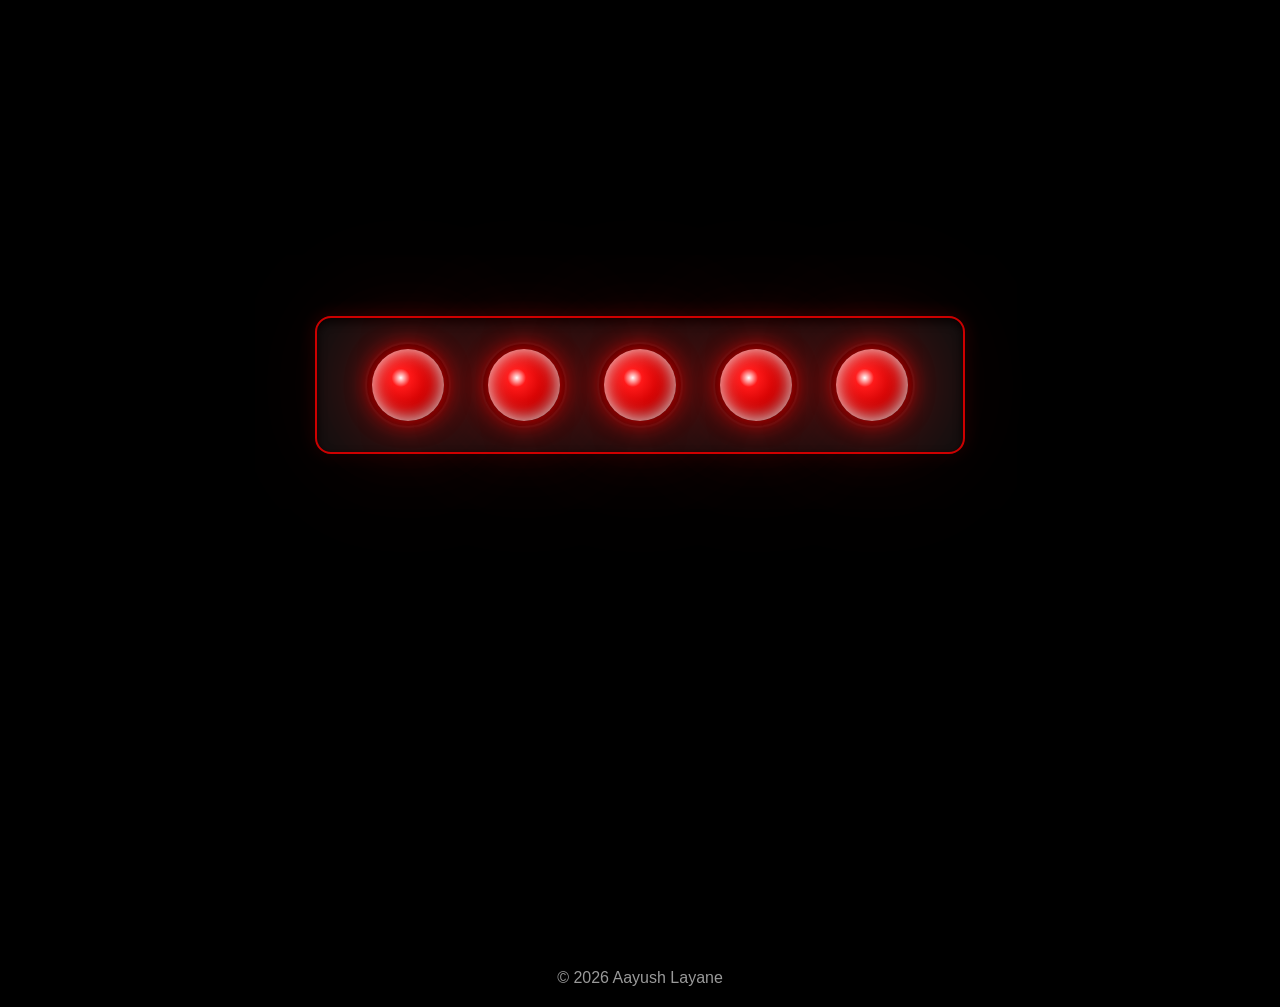
<file: index.html>
<!DOCTYPE html>
<html lang="en">
<head>
  <meta charset="UTF-8">
  <meta name="viewport" content="width=device-width, initial-scale=1.0">
  <title>Aayush Layane</title>
  <link rel="preconnect" href="https://rsms.me/">
  <link rel="stylesheet" href="https://rsms.me/inter/inter.css">
  <link rel="stylesheet" href="styles.css">
  <style>
    *, *::before, *::after { box-sizing: border-box; margin: 0; padding: 0; }
    html, body { overflow-x: hidden; width: 100%; position: relative; }
    :root { --ease-out-expo: cubic-bezier(0.16,1,0.3,1); }

    #pageLayer {
      opacity: 1;
      display: flex;
      flex-direction: column;
      min-height: 100vh;
    }

    /* ── F1 INTRO ── */
    #intro {
      position: fixed;
      inset: 0;
      z-index: 9999;
      background: #000;
      display: flex;
      flex-direction: column;
      align-items: center;
      justify-content: center;
      pointer-events: all;
      overflow: hidden;
      transition: opacity 0.8s ease, transform 1.2s cubic-bezier(0.16, 1, 0.3, 1), filter 1.2s ease;
    }

    #intro.zoom-out {
      opacity: 0;
      transform: scale(3.5) translateZ(0);
      filter: blur(16px);
      pointer-events: none;
    }

    .f1-gantry {
      display: flex;
      gap: 30px;
      padding: 24px 48px;
      background: #111;
      border-radius: 16px;
      box-shadow: 
        inset 0 4px 10px rgba(0,0,0,0.8),
        0 14px 40px rgba(0,0,0,0.9),
        0 0 20px rgba(255, 0, 0, 0.2);
      border: 2px solid #cc0000;
      margin-bottom: 60px;
      z-index: 2;
    }

    .light-box {
      width: 86px;
      height: 86px;
      background: #050505;
      border-radius: 50%;
      position: relative;
      box-shadow: 
        inset 0 8px 18px rgba(0,0,0,0.9),
        inset 0 -2px 6px rgba(255,255,255,0.06);
      border: 2px solid #1a1a1a;
      display: flex;
      align-items: center;
      justify-content: center;
    }

    .f1-light {
      width: 72px;
      height: 72px;
      border-radius: 50%;
      background: radial-gradient(circle at 40% 40%, #1a0000 0%, #000 100%);
      box-shadow: inset 0 0 12px rgba(0,0,0,1);
      transition: background 0.05s, box-shadow 0.05s;
    }

    .f1-light.on {
      background: radial-gradient(circle at 40% 40%, #ffffff 0%, #ff1a1a 15%, #cc0000 50%, #4d0000 100%);
      box-shadow: 
        0 0 24px rgba(255, 0, 0, 0.9),
        0 0 70px rgba(255, 0, 0, 0.6),
        0 0 140px rgba(255, 0, 0, 0.4),
        inset 0 0 18px rgba(255, 255, 255, 0.9);
    }

    #introName {
      font-family: Inter, sans-serif;
      font-size: 64px;
      font-style: italic;
      font-weight: 900;
      letter-spacing: -0.03em;
      line-height: 1.1;
      text-align: center;
      opacity: 0;
      transform: translateY(24px) scale(0.95);
      color: #fff;
      text-shadow: 0 0 30px #6600ff, 0 0 60px #6600ff, 0 0 100px #6600ff;
      transition: opacity 0.5s ease, transform 0.5s cubic-bezier(0.16,1,0.3,1);
      z-index: 1;
    }

    #introName.show {
      opacity: 1;
      transform: translateY(0) scale(1);
    }

    /* ── HEADER ── */
    header {
      position: fixed; top: 0; left: 0; right: 0;
      display: flex; justify-content: space-between; align-items: center;
      padding: 24px 48px; box-sizing: border-box;
      background: rgba(0,0,0,0.85); z-index: 1000;
    }
    .logo { perspective: 800px; }
    .logo img {
      height: 96px; width: auto; display: block;
      transition: transform 1.5s ease; transform-style: preserve-3d;
      animation: logoPulse 3s ease-in-out infinite;
    }
    .logo img:hover { transform: rotateY(360deg); }
    @keyframes logoPulse {
      0%   { filter: drop-shadow(0 0 0px rgba(220,230,255,0)); }
      50%  { filter: drop-shadow(0 0 40px rgba(200,220,255,1)) drop-shadow(0 0 80px rgba(160,200,255,0.9)) drop-shadow(0 0 120px rgba(120,180,255,0.8)); }
      100% { filter: drop-shadow(0 0 0px rgba(220,230,255,0)); }
    }
    nav { display: flex; align-items: center; gap: 36px; }
    nav a { color: white; text-decoration: none; font-family: Inter, sans-serif; font-size: 24px; transition: opacity 0.2s ease; }
    nav a:hover { opacity: 0.6; }

    .hamburger { display: none; flex-direction: column; justify-content: center; gap: 6px; width: 40px; height: 40px; cursor: pointer; background: none; border: none; padding: 0; z-index: 1100; }
    .hamburger span { display: block; height: 2px; background: white; border-radius: 2px; transition: transform 0.35s var(--ease-out-expo), opacity 0.25s ease; }
    .hamburger span:nth-child(1) { width: 28px; }
    .hamburger span:nth-child(2) { width: 20px; }
    .hamburger span:nth-child(3) { width: 24px; }
    .hamburger.open span:nth-child(1) { transform: translateY(8px) rotate(45deg); width: 28px; }
    .hamburger.open span:nth-child(2) { opacity: 0; transform: scaleX(0); }
    .hamburger.open span:nth-child(3) { transform: translateY(-8px) rotate(-45deg); width: 28px; }

    .mobile-menu { display: none; position: fixed; inset: 0; background: rgba(0,0,0,0.97); z-index: 1050; flex-direction: column; align-items: center; justify-content: center; gap: 36px; opacity: 0; pointer-events: none; transition: opacity 0.35s ease; }
    .mobile-menu.open { opacity: 1; pointer-events: all; }
    .mobile-menu a { font-family: Inter, sans-serif; font-size: 32px; font-weight: 700; color: white; text-decoration: none; opacity: 0; transform: translateY(18px); transition: opacity 0.4s ease, transform 0.4s var(--ease-out-expo); }
    .mobile-menu.open a { opacity: 1; transform: translateY(0); }
    .mobile-menu.open a:nth-child(1) { transition-delay: 0.05s; }
    .mobile-menu.open a:nth-child(2) { transition-delay: 0.10s; }
    .mobile-menu.open a:nth-child(3) { transition-delay: 0.15s; }
    .mobile-menu.open a:nth-child(4) { transition-delay: 0.20s; }
    .mobile-menu.open a:nth-child(5) { transition-delay: 0.25s; }
    .mobile-menu.open a:nth-child(6) { transition-delay: 0.30s; }
    .mobile-menu a:hover { opacity: 0.6 !important; }

    main { flex: 1; padding: 150px 40px 60px; box-sizing: border-box; }
    .home-container { display: flex; flex-direction: column; align-items: center; text-align: center; }
    .home-name { font-size: 48px; font-weight: 800; margin-bottom: 24px; color: white; cursor: pointer; transition: opacity 0.2s ease; letter-spacing: -0.02em; }
    .home-name:hover { opacity: 0.7; }
    .home-photo { width: min(640px, 90vw); height: auto; border-radius: 20px; box-shadow: 0 24px 60px rgba(0,0,0,0.4);
      cursor: pointer;
      transition: transform 0.5s var(--ease-out-expo), box-shadow 0.5s var(--ease-out-expo);
    }
    .home-photo:hover {
      transform: scale(1.015);
      box-shadow: 0 30px 80px rgba(0,0,0,0.6);
    }

    /* ── HERO LAYOUT ── */
    .hero-layout {
      display: flex;
      justify-content: space-between;
      align-items: stretch;
      width: 100vw;
      margin-left: calc(-50vw + 50%);
      padding-top: 20px;
    }
    .hero-col {
      display: flex;
      flex-direction: column;
    }
    .hero-left, .hero-right {
      flex: 1 1 0;
      justify-content: space-between;
      padding-top: 110px; 
      padding-bottom: 20px;
    }
    .hero-center {
      flex: 0 1 640px;
      display: flex;
      flex-direction: column;
      align-items: center;
    }

    /* ── PIRELLI CLOCKS ── */
    .pirelli-clock {
      display: flex;
      flex-direction: column;
      align-items: center;
      gap: 16px;
    }
    .hero-left .pirelli-clock { transform: translate(-30px, -80px); }
    .hero-right .pirelli-clock { transform: translate(30px, -80px); }
    .tire-ring {
      width: 150px;
      height: 150px;
      border-radius: 50%;
      position: relative;
      background-size: cover;
      background-position: center;
      box-shadow: 0 16px 40px rgba(0,0,0,0.8);
      transition: transform 0.4s var(--ease-out-expo);
    }
    .pirelli-clock:hover .tire-ring { transform: scale(1.05) rotate(5deg); }
    .tire-medium { background-image: url('assets/tire-yellow.png'); }
    .tire-soft { background-image: url('assets/tire-red.png'); }
    .clock-face {
      position: absolute;
      inset: 0;
      border-radius: 50%;
      background: rgba(0,0,0,0.3);
      box-shadow: none;
    }
    .hand {
      position: absolute;
      bottom: 50%;
      left: 50%;
      transform-origin: bottom;
      background: #fff;
      border-radius: 4px;
      transform: translateX(-50%) rotate(0deg);
      transition: transform 0.05s cubic-bezier(0.4, 2.08, 0.55, 0.44);
      box-shadow: 0 0 4px rgba(0,0,0,1), 0 2px 6px rgba(0,0,0,0.6);
    }
    .hour-hand { width: 4px; height: 28%; z-index: 3; }
    .min-hand { width: 3px; height: 42%; z-index: 4; }
    .second-hand { width: 2px; height: 48%; background: #ff2800; box-shadow: 0 0 4px rgba(0,0,0,0.8); z-index: 5; }
    .center-dot {
      position: absolute;
      top: 50%; left: 50%;
      width: 10px; height: 10px;
      background: #fff;
      border-radius: 50%;
      transform: translate(-50%, -50%);
      z-index: 6;
      border: 2px solid #111;
    }
    .clock-digital { text-align: center; }
    .city-name { font-size: 14px; font-weight: 800; letter-spacing: 0.1em; color: rgba(255,255,255,0.6); margin-bottom: 2px; text-transform: uppercase; }
    .city-time { font-size: 18px; font-weight: 700; font-variant-numeric: tabular-nums; color: white; }

    /* ── SLOT MACHINE ── */
    .slot-group {
      display: flex;
      flex-direction: column;
      gap: 24px;
      transform: translateY(-10px); /* Shifted up as requested */
    }
    .slot-word {
      display: flex;
      gap: 6px;
      border-top: 2px solid white;
      border-bottom: 2px solid white;
      padding: 10px 0;
      justify-content: center;
      line-height: 1; /* Ensures no extra baseline space */
    }
    .slot-window {
      width: 44px;
      height: 60px;
      display: flex;
      align-items: center;
      justify-content: center;
      overflow: hidden;
      font-size: 44px;
      font-weight: 800;
      color: white;
      position: relative;
      background: transparent;
      font-family: inherit;
    }
    .slot-reel {
      position: absolute;
      top: 0;
      left: 0;
      width: 100%;
      text-align: center;
      transition: transform cubic-bezier(0.1, 1, 0.2, 1) 3s; /* Snappier finish */
    }
    .slot-char {
      height: 60px;
      line-height: 60px; 
      display: flex;
      align-items: center;
      justify-content: center;
      color: #fff;
      font-size: 44px;
      font-weight: 800;
    }

    .contact-block, .social-block { text-align: center; margin-top: 50px; }
    .contact-block h3, .social-block h3 { font-size: 26px; margin-bottom: 24px; font-weight: 600; color: rgba(255,255,255,0.9); }
    .contact-info { display: flex; justify-content: center; gap: 32px; font-size: 20px; margin-bottom: 6px; }
    .contact-info a { color: rgba(255,255,255,0.8); text-decoration: none; transition: color 0.2s; }
    .contact-info a:hover { color: #fff; }
    
    .social-links { display: flex; justify-content: center; gap: 32px; margin-top: 16px; }
    .social-links svg { width: 36px; height: 36px; stroke: rgba(255,255,255,0.6); transition: stroke 0.3s var(--ease-out-expo), transform 0.3s var(--ease-out-expo), filter 0.3s ease; }
    .social-links a:hover svg { stroke: #fff; transform: translateY(-6px) scale(1.1); filter: drop-shadow(0 0 12px rgba(255,255,255,0.4)); }
    
    .contact-row { display: flex; align-items: center; justify-content: center; gap: 14px; margin-bottom: 12px; }
    .contact-row svg { width: 24px; height: 24px; stroke: rgba(255,255,255,0.6); transition: stroke 0.2s; }
    .contact-row:hover svg { stroke: #fff; }
    .contact-row a { color: white; text-decoration: none; font-size: 20px; border-bottom: 1px solid rgba(255,255,255,0.3); padding-bottom: 2px; transition: border-color 0.2s; }
    .contact-row a:hover { border-color: #fff; }
    footer { text-align: center; padding: 20px 40px; font-size: 16px; opacity: 0.6; }

    .reveal { opacity: 0; transform: translateY(36px); transition: opacity 0.8s var(--ease-out-expo), transform 0.8s var(--ease-out-expo); }
    .reveal.visible { opacity: 1; transform: none; }
    .reveal-stagger > * { opacity: 0; transform: translateY(24px); transition: opacity 0.65s var(--ease-out-expo), transform 0.65s var(--ease-out-expo); }
    .reveal-stagger.visible > *:nth-child(1) { opacity: 1; transform: none; transition-delay: 0.05s; }
    .reveal-stagger.visible > *:nth-child(2) { opacity: 1; transform: none; transition-delay: 0.2s; }

    @media (max-width: 768px) {
      header { padding: 20px 24px; }
      nav { display: none; }
      .hamburger { display: flex; }
      .mobile-menu { display: flex; }
      main { padding: 160px 24px 60px; }
      .home-photo { width: 300px; }
      .info-grid { gap: 48px; flex-direction: column; align-items: center; }
      .home-name { font-size: 28px; }
      .home-tagline { font-size: 24px; }

      #introName {
        font-size: 36px;
        padding: 0 20px;
      }
      .f1-gantry {
        gap: 12px;
        padding: 16px 20px;
        margin-bottom: 40px;
      }
      .light-box {
        width: 52px;
        height: 52px;
      }
      .f1-light { width: 44px; height: 44px; }
      
      .hero-layout { flex-direction: column; align-items: center; gap: 40px; }
      .hero-left, .hero-right { width: 100%; align-items: center; padding-top: 0; }
      .slot-group { align-items: center; }
      .contact-block, .social-block { margin-top: 40px; }
    }
  </style>
</head>
<body class="home">

  <div id="intro">
    <div class="f1-gantry" id="f1Gantry">
      <div class="light-box"><div class="f1-light"></div></div>
      <div class="light-box"><div class="f1-light"></div></div>
      <div class="light-box"><div class="f1-light"></div></div>
      <div class="light-box"><div class="f1-light"></div></div>
      <div class="light-box"><div class="f1-light"></div></div>
    </div>
    <div id="introName">It's lights out and away we go!</div>
  </div>

  <div id="pageLayer">
    <div class="mobile-menu" id="mobileMenu">
      <a href="index.html">Home</a>
      <a href="about.html">About</a>
      <a href="experiences.html">Experiences</a>
      <a href="gateway.html">Gateway</a>
      <a href="interests.html">Interests</a>
      <a href="yearinreview.html">Year in Review</a>
    </div>

    <header>
      <div class="logo">
        <a href="index.html"><img src="assets/logo.png" alt="Aayush Layane logo"></a>
      </div>
      <nav>
        <a href="index.html">Home</a>
        <a href="about.html">About</a>
        <a href="experiences.html">Experiences</a>
        <a href="gateway.html">Gateway</a>
        <a href="interests.html">Interests</a>
        <a href="yearinreview.html">Year in Review</a>
      </nav>
      <button class="hamburger" id="hamburger" aria-label="Toggle menu">
        <span></span><span></span><span></span>
      </button>
    </header>

    <main>
      <div class="hero-layout">
        
        <!-- Left Wing -->
        <div class="hero-col hero-left">
          
          <div class="pirelli-clock" id="clock-dfw">
            <div class="tire-ring tire-medium">
              <div class="clock-face">
                <div class="hand hour-hand"></div>
                <div class="hand min-hand"></div>
                <div class="hand second-hand"></div>
                <div class="center-dot"></div>
              </div>
            </div>
            <div class="clock-digital">
              <div class="city-name">CINCINNATI, USA</div>
              <div class="city-time">00:00:00</div>
            </div>
          </div>

          <div class="slot-group">
            <div class="slot-word" data-word="WELCOME"></div>
            <div class="slot-word" data-word="TO"></div>
          </div>
          <div class="contact-block">
            <h3>Contact</h3>
            <div class="contact-info">
              <div class="contact-row">
                <svg viewBox="0 0 24 24" fill="none" stroke="currentColor" stroke-width="2" stroke-linecap="round" stroke-linejoin="round"><path d="M22 16.92v3a2 2 0 0 1-2.18 2 19.79 19.79 0 0 1-8.63-3.07 19.5 19.5 0 0 1-6-6 19.79 19.79 0 0 1-3.07-8.67A2 2 0 0 1 4.11 2h3a2 2 0 0 1 2 1.72 12.84 12.84 0 0 0 .7 2.81 2 2 0 0 1-.45 2.11L8.09 9.91a16 16 0 0 0 6 6l1.27-1.27a2 2 0 0 1 2.11-.45 12.84 12.84 0 0 0 2.81.7A2 2 0 0 1 22 16.92z"></path></svg>
                <a href="tel:+15132238771">Phone</a>
              </div>
              <div class="contact-row">
                <svg viewBox="0 0 24 24" fill="none" stroke="currentColor" stroke-width="2" stroke-linecap="round" stroke-linejoin="round"><path d="M4 4h16c1.1 0 2 .9 2 2v12c0 1.1-.9 2-2 2H4c-1.1 0-2-.9-2-2V6c0-1.1.9-2 2-2z"></path><polyline points="22,6 12,13 2,6"></polyline></svg>
                <a href="mailto:aayush.layane007@gmail.com">Mail</a>
              </div>
            </div>
          </div>
        </div>

        <!-- Center Wing -->
        <div class="hero-col hero-center">
          <h1 class="home-name" id="homeName">Aayush Layane</h1>
          <a href="https://earth.app.goo.gl/?apn=com.google.earth&isi=293622097&ius=googleearth&link=https%3a%2f%2fearth.google.com%2fweb%2fsearch%2fchicago%2btheatre%2f%4041.88895174,-87.6254089,180.83815002a,0d,76.05516497y,255.34566853h,118.47736679t,0r%2fdata%3dCiwiJgokCcyjJLN-8URAEcfFOpY48ERAGWyahFvF51XAIWrs6b5W6VXAQgIIASIaChY3TE9nTkM5UkdwTW9oZThfSEhsM0FBEAIyKQonCiUKITFYcVJla0VVcUtfaFd4XzJGTmEyaXZ3R2JCT2djcDZyTSABOgMKATBCAggASggI3rKKzAYQAQ" target="_blank" style="display: block; line-height: 0;">
            <img src="assets/myphoto.jpg" alt="Aayush Layane" class="home-photo">
          </a>
        </div>

        <!-- Right Wing -->
        <div class="hero-col hero-right">
          
          <div class="pirelli-clock" id="clock-mum">
            <div class="tire-ring tire-soft">
              <div class="clock-face">
                <div class="hand hour-hand"></div>
                <div class="hand min-hand"></div>
                <div class="hand second-hand"></div>
                <div class="center-dot"></div>
              </div>
            </div>
            <div class="clock-digital">
              <div class="city-name">MUMBAI, IND</div>
              <div class="city-time">00:00:00</div>
            </div>
          </div>

          <div class="slot-group">
            <div class="slot-word" data-word="MY"></div>
            <div class="slot-word" data-word="WRLD!!"></div>
          </div>
          <div class="social-block">
            <h3>Socials</h3>
            <div class="social-links">
              <a href="https://www.instagram.com/aayush._.999/" target="_blank" aria-label="Instagram">
                <svg viewBox="0 0 24 24" fill="none" stroke="currentColor" stroke-width="2" stroke-linecap="round" stroke-linejoin="round"><rect x="2" y="2" width="20" height="20" rx="5" ry="5"></rect><path d="M16 11.37A4 4 0 1 1 12.63 8 4 4 0 0 1 16 11.37z"></path><line x1="17.5" y1="6.5" x2="17.51" y2="6.5"></line></svg>
              </a>
              <a href="https://www.linkedin.com/in/aayush-layane/" target="_blank" aria-label="LinkedIn">
                <svg viewBox="0 0 24 24" fill="none" stroke="currentColor" stroke-width="2" stroke-linecap="round" stroke-linejoin="round"><path d="M16 8a6 6 0 0 1 6 6v7h-4v-7a2 2 0 0 0-2-2 2 2 0 0 0-2 2v7h-4v-7a6 6 0 0 1 6-6z"></path><rect x="2" y="9" width="4" height="12"></rect><circle cx="4" cy="4" r="2"></circle></svg>
              </a>
              <a href="https://github.com/aayushlayane007-byte" target="_blank" aria-label="GitHub">
                <svg viewBox="0 0 24 24" fill="none" stroke="currentColor" stroke-width="2" stroke-linecap="round" stroke-linejoin="round"><path d="M9 19c-5 1.5-5-2.5-7-3m14 6v-3.87a3.37 3.37 0 0 0-.94-2.61c3.14-.35 6.44-1.54 6.44-7A5.44 5.44 0 0 0 20 4.77 5.07 5.07 0 0 0 19.91 1S18.73.65 16 2.48a13.38 13.38 0 0 0-7 0C6.27.65 5.09 1 5.09 1A5.07 5.07 0 0 0 5 4.77a5.44 5.44 0 0 0-1.5 3.78c0 5.42 3.3 6.61 6.44 7A3.37 3.37 0 0 0 9 18.13V22"></path></svg>
              </a>
            </div>
          </div>
        </div>

      </div>
    </main>
    <footer><p>© 2026 Aayush Layane</p></footer>
  </div>

  <script>
  // ── F1 STARTING LIGHTS ──
  (function() {
    const introEl = document.getElementById('intro');
    const lights = document.querySelectorAll('.f1-light');
    const nameEl = document.getElementById('introName');
    
    // Stop scrolling during intro
    document.body.style.overflow = 'hidden';
    scrollTo(0, 0);

    const delay = 300; // ms before first light
    const interval = 400; // 0.4s between each light
    
    // 5 lights turn on sequentially
    lights.forEach((light, index) => {
      setTimeout(() => {
        light.classList.add('on');
      }, delay + (index * interval));
    });

    // Lights out with random tense hold (0.5s to 1.3s)
    const lightsOutTime = delay + (5 * interval) + (Math.random() * 800 + 500);
    
    setTimeout(() => {
      // Turn off all lights
      lights.forEach(light => light.classList.remove('on'));
      // Show Crofty's line
      nameEl.classList.add('show');
    }, lightsOutTime);

    // Zoom Blur Reveal
    setTimeout(() => {
      introEl.classList.add('zoom-out');
      // allow scrolling again
      document.body.style.overflow = '';
      
      // Remove overlay completely
      setTimeout(() => {
        introEl.style.display = 'none';
        
        // --- TRIGGER SLOT MACHINE AFTER F1 INTRO OVER ---
        triggerSlotMachine();
      }, 1000);
    }, lightsOutTime + 1400); // 1.4 seconds after lights go out
  })();

  // ── SLOT MACHINE LOGIC ──
  function triggerSlotMachine() {
    const chars = 'ABCDEFGHIJKLMNOPQRSTUVWXYZ0123456789!@#$%&*';
    const words = document.querySelectorAll('.slot-word');
    
    function spinWord(wordEl, isHover = false) {
      if (wordEl.classList.contains('spinning')) return;
      wordEl.classList.add('spinning');
      
      const targetWord = wordEl.getAttribute('data-word');
      wordEl.innerHTML = ''; 
      
      for (let i = 0; i < targetWord.length; i++) {
        const targetChar = targetWord[i];
        
        const win = document.createElement('div');
        win.className = 'slot-window';
        
        const reel = document.createElement('div');
        reel.className = 'slot-reel';
        
        const spinCount = isHover ? (12 + Math.floor(Math.random() * 8)) : (20 + Math.floor(Math.random() * 15));
        
        let reelHtml = `<div class="slot-char">${targetChar}</div>`;
        for (let j = 0; j < spinCount; j++) {
          const randChar = chars[Math.floor(Math.random() * chars.length)];
          reelHtml += `<div class="slot-char">${randChar}</div>`;
        }
        
        reel.innerHTML = reelHtml;
        // Start reel translated down so we can spin "up" to 0
        reel.style.transform = `translateY(-${spinCount * 60}px)`;
        win.appendChild(reel);
        wordEl.appendChild(win);
        
        setTimeout(() => {
          if (isHover) reel.style.transition = 'transform cubic-bezier(0.1, 1, 0.2, 1) 1.2s';
          // Landing at exactly 0px is the most stable pixel alignment possible
          reel.style.transform = 'translateY(0px)';
        }, 100 + (i * 100)); 
      }
      
      setTimeout(() => {
        wordEl.classList.remove('spinning');
      }, isHover ? 1800 : 3500);
    }

    words.forEach((wordEl, wordIndex) => {
      // Setup hover styling
      wordEl.style.cursor = 'crosshair';
      
      // Initial load animation (staggered)
      setTimeout(() => spinWord(wordEl, false), wordIndex * 200);
      
      // Interactive hover
      wordEl.addEventListener('mouseenter', () => spinWord(wordEl, true));
    });
  }

  // ── WORLD CLOCKS LOGIC ──
  function setupClocks() {
    const dfwClock = document.getElementById('clock-dfw');
    const mumClock = document.getElementById('clock-mum');
    
    function updateClock(clockEl, timeZone) {
      if (!clockEl) return;
      const now = new Date();
      const timeString = now.toLocaleString("en-US", { timeZone, hour12: false, hour: 'numeric', minute: 'numeric', second: 'numeric' });
      const [h, m, s] = timeString.split(':').map(Number);
      
      const hourDeg = (h % 12) * 30 + (m / 2);
      const minDeg = m * 6 + (s / 10);
      const secDeg = s * 6;
      
      const hHand = clockEl.querySelector('.hour-hand');
      const mHand = clockEl.querySelector('.min-hand');
      const sHand = clockEl.querySelector('.second-hand');
      const timeDisplay = clockEl.querySelector('.city-time');
      
      hHand.style.transform = `translateX(-50%) rotate(${hourDeg}deg)`;
      mHand.style.transform = `translateX(-50%) rotate(${minDeg}deg)`;
      sHand.style.transform = `translateX(-50%) rotate(${secDeg}deg)`;
      
      timeDisplay.innerText = timeString;
    }

    setInterval(() => {
      updateClock(dfwClock, 'America/New_York');
      updateClock(mumClock, 'Asia/Kolkata');
    }, 1000);
    updateClock(dfwClock, 'America/New_York');
    updateClock(mumClock, 'Asia/Kolkata');
  }
  setupClocks();

  // ── HAMBURGER ──
  const hamburger  = document.getElementById('hamburger');
  const mobileMenu = document.getElementById('mobileMenu');
  hamburger.addEventListener('click', () => {
    const isOpen = mobileMenu.classList.toggle('open');
    hamburger.classList.toggle('open', isOpen);
    document.body.style.overflow = isOpen ? 'hidden' : '';
  });
  mobileMenu.querySelectorAll('a').forEach(link => {
    link.addEventListener('click', () => {
      mobileMenu.classList.remove('open');
      hamburger.classList.remove('open');
      document.body.style.overflow = '';
    });
  });

  // ── SCROLL REVEAL ──
  const revealEls = document.querySelectorAll('.reveal, .reveal-stagger');
  const observer  = new IntersectionObserver((entries) => {
    entries.forEach(entry => {
      if (entry.isIntersecting) { entry.target.classList.add('visible'); observer.unobserve(entry.target); }
    });
  }, { threshold: 0.12 });
    revealEls.forEach(el => observer.observe(el));
  </script>
</body>
</html>
</file>
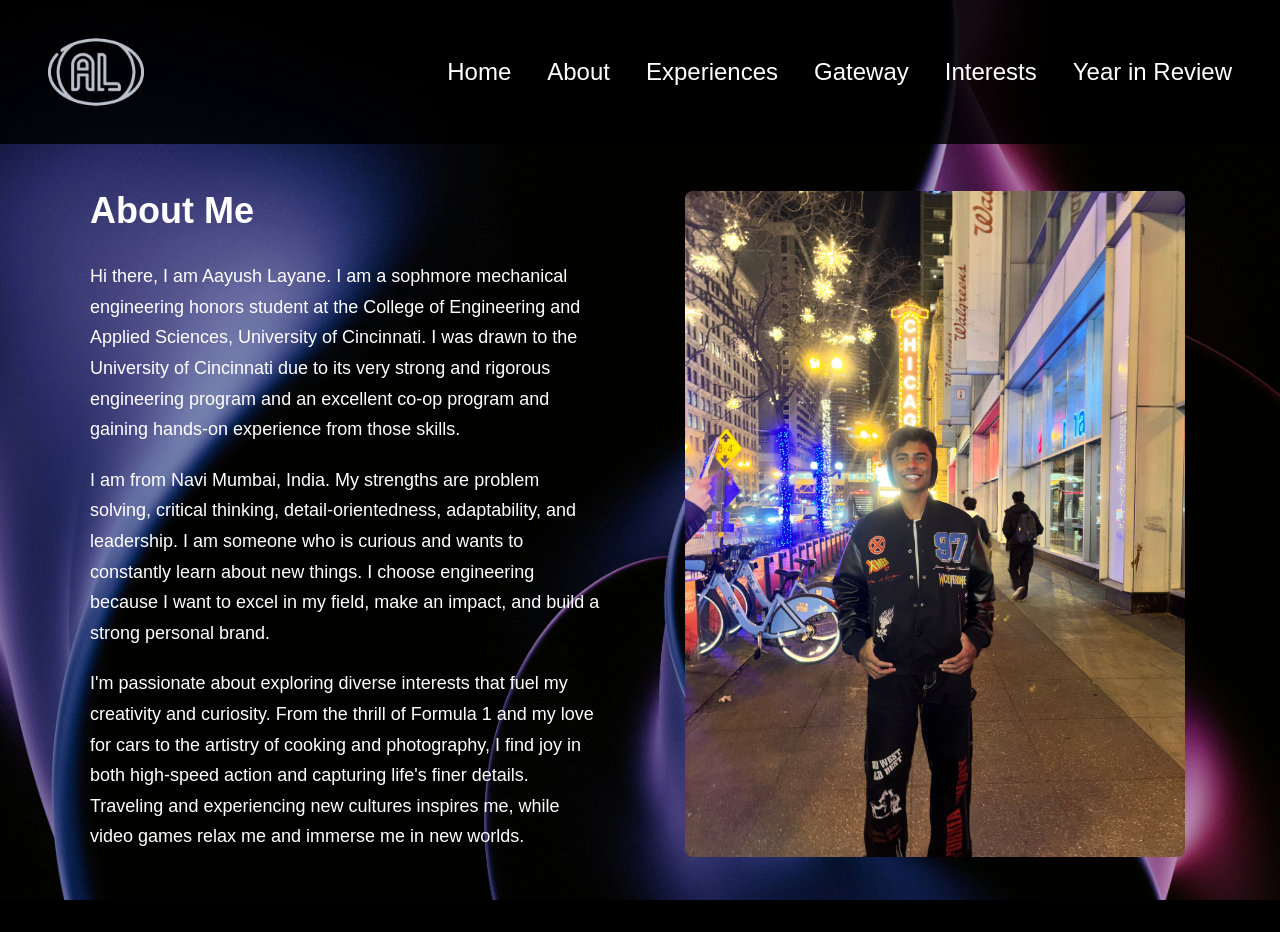
<file: about.html>
<!DOCTYPE html>
<html>
<head>
<title>About</title>

<link rel="preconnect" href="https://rsms.me/">
<link rel="stylesheet" href="https://rsms.me/inter/inter.css">
  
<link rel="stylesheet" href="styles.css">
</head>

<body class="about">

<header>
  <div class="logo">
    <a href="index.html">
      <img src="assets/logo.png" alt="Aayush Layane logo">
    </a>
  </div>

  <nav>
    <a href="index.html">Home</a>
    <a href="about.html">About</a>
    <a href="experiences.html">Experiences</a>
    <a href="gateway.html">Gateway</a>
    <a href="interests.html">Interests</a>
    <a href="yearinreview.html">Year in Review</a>
  </nav>
</header>

<main>
 <div class="about-container">

  <div class="about-text">

    <h1>About Me</h1>

    <p>
      Hi there, I am Aayush Layane. I am a sophmore mechanical engineering honors
      student at the College of Engineering and Applied Sciences, University of
      Cincinnati. I was drawn to the University of Cincinnati due to its very strong
      and rigorous engineering program and an excellent co-op program and gaining
      hands-on experience from those skills.
    </p>

    <p>
      I am from Navi Mumbai, India. My strengths are problem solving, critical
      thinking, detail-orientedness, adaptability, and leadership. I am someone
      who is curious and wants to constantly learn about new things. I choose
      engineering because I want to excel in my field, make an impact, and build
      a strong personal brand.
    </p>

    <p>
      I'm passionate about exploring diverse interests that fuel my creativity
      and curiosity. From the thrill of Formula 1 and my love for cars to the
      artistry of cooking and photography, I find joy in both high-speed action
      and capturing life's finer details. Traveling and experiencing new cultures
      inspires me, while video games relax me and immerse me in new worlds.
    </p>

  </div>


  <div class="about-image">
    <a href="https://earth.app.goo.gl/?apn=com.google.earth&isi=293622097&ius=googleearth&link=https%3a%2f%2fearth.google.com%2fweb%2fsearch%2f41%25c2%25b053%252704.32%2522N%2b87%25c2%25b037%252739.98%2522W%2f%4041.88453453,-87.62777423,182.15626996a,0d,88.80283481y,4.94606715h,96.84687958t,0r%2fdata%3dCiwiJgokCaRMgc-j8URAEaV2ZCwN8URAGeL1IajN51XAIYDCcxGH6FXAQgIIASIaChZnYlpmQ05mb1VJTHRJX1lTLWVNSHZnEAIyKQonCiUKITFYcVJla0VVcUtfaFd4XzJGTmEyaXZ3R2JCT2djcDZyTSABOgMKATBCAggASgcI_pnpIBAB" target="_blank">
      <img src="assets/Aboutme.jpg" alt="Aayush Layane">
    </a>
  </div>

</div>
</main>

</body>
</html>
</file>
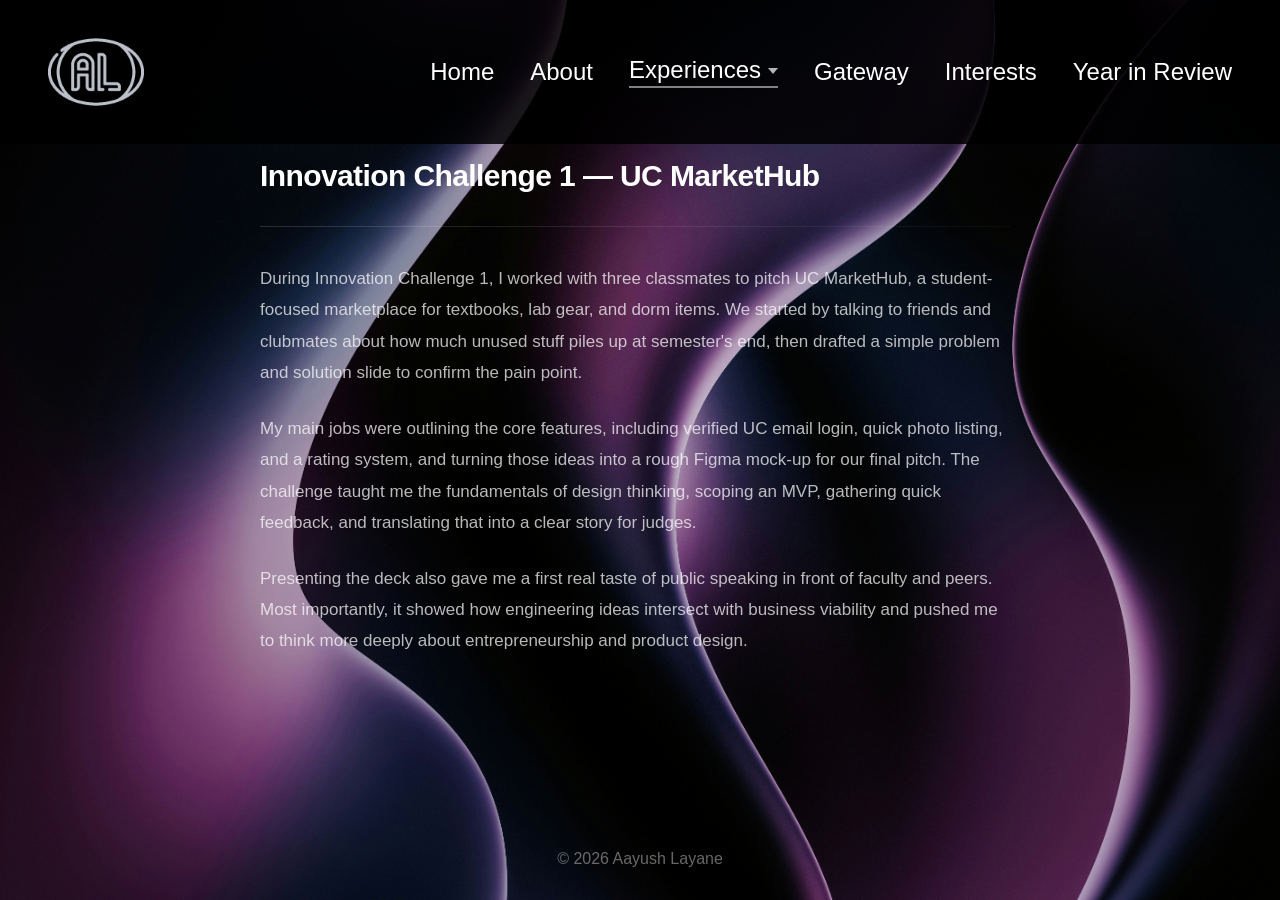
<file: experiences.html>
<!DOCTYPE html>
<html lang="en">
<head>
  <meta charset="UTF-8">
  <meta name="viewport" content="width=device-width, initial-scale=1.0">
  <title>Experiences – Aayush Layane</title>
  <meta name="description" content="Aayush Layane's experiences — Innovation Challenge, Chicago, Teaching Assistant, and Miami.">

  <link rel="preconnect" href="https://rsms.me/">
  <link rel="stylesheet" href="https://rsms.me/inter/inter.css">
  <link rel="stylesheet" href="styles.css">

  <style>
    *, *::before, *::after { box-sizing: border-box; margin: 0; padding: 0; }
    html, body { overflow-x: hidden; width: 100%; }
    body.experiences {
      height: 100vh;
      overflow: hidden;
      display: flex;
      flex-direction: column;
    }
    :root { --ease: cubic-bezier(0.16,1,0.3,1); }

    /* ── NAV DROPDOWN ── */
    nav { display: flex; align-items: center; gap: 36px; }
    nav a { color: white; text-decoration: none; font-family: Inter, sans-serif; font-size: 24px; transition: opacity 0.2s ease; }
    nav a:hover { opacity: 0.6; }

    .nav-dropdown {
      position: relative;
    }

    .nav-dropdown::after {
      content: '';
      position: absolute;
      top: 100%;
      left: -20px;
      right: -20px;
      height: 22px;
    }

    .nav-dropdown-trigger {
      color: white;
      font-family: Inter, sans-serif;
      font-size: 24px;
      text-decoration: none;
      cursor: pointer;
      display: flex;
      align-items: center;
      gap: 7px;
      transition: opacity 0.2s ease;
      user-select: none;
      background: none;
      border: none;
      padding: 0;
    }

    /* Active page highlight */
    .nav-dropdown-trigger {
      opacity: 1;
      border-bottom: 2px solid rgba(255,255,255,0.5);
      padding-bottom: 2px;
    }

    .nav-dropdown-trigger .caret {
      display: inline-block;
      width: 0; height: 0;
      border-left: 5px solid transparent;
      border-right: 5px solid transparent;
      border-top: 6px solid rgba(255,255,255,0.7);
      transition: transform 0.25s var(--ease);
      margin-top: 2px;
      flex-shrink: 0;
    }

    .nav-dropdown:hover .caret,
    .nav-dropdown:focus-within .caret {
      transform: rotate(180deg);
    }

    .nav-dropdown-menu {
      position: absolute;
      top: calc(100% + 18px);
      left: 50%;
      transform: translateX(-50%) translateY(-8px);
      background: rgba(10, 10, 10, 0.96);
      border: 1px solid rgba(255,255,255,0.1);
      border-radius: 14px;
      padding: 8px;
      min-width: 280px;
      opacity: 0;
      pointer-events: none;
      transition: opacity 0.2s ease, transform 0.25s var(--ease);
      backdrop-filter: blur(20px);
      -webkit-backdrop-filter: blur(20px);
      box-shadow: 0 24px 60px rgba(0,0,0,0.6);
      z-index: 2000;
    }

    .nav-dropdown:hover .nav-dropdown-menu,
    .nav-dropdown:focus-within .nav-dropdown-menu {
      opacity: 1;
      pointer-events: all;
      transform: translateX(-50%) translateY(0);
    }

    .nav-dropdown-menu a {
      display: block;
      padding: 11px 20px;
      border-radius: 8px;
      color: rgba(255,255,255,0.6);
      font-size: 13px;
      font-weight: 600;
      letter-spacing: 0.1em;
      text-transform: uppercase;
      text-decoration: none;
      transition: background 0.15s ease, color 0.15s ease;
      white-space: nowrap;
    }

    .nav-dropdown-menu a:hover {
      background: rgba(255,255,255,0.07);
      color: #fff;
      opacity: 1;
    }

    .nav-dropdown-menu a.selected {
      background: rgba(255,255,255,0.09);
      color: #fff;
    }

    /* Divider between items */
    .nav-dropdown-menu .menu-divider {
      height: 1px;
      background: rgba(255,255,255,0.07);
      margin: 4px 8px;
    }

    /* ── HAMBURGER + MOBILE MENU ── */
    .hamburger { display: none; flex-direction: column; justify-content: center; gap: 6px; width: 40px; height: 40px; cursor: pointer; background: none; border: none; padding: 0; z-index: 1100; }
    .hamburger span { display: block; height: 2px; background: white; border-radius: 2px; transition: transform 0.35s var(--ease), opacity 0.25s ease; }
    .hamburger span:nth-child(1) { width: 28px; }
    .hamburger span:nth-child(2) { width: 20px; }
    .hamburger span:nth-child(3) { width: 24px; }
    .hamburger.open span:nth-child(1) { transform: translateY(8px) rotate(45deg); width: 28px; }
    .hamburger.open span:nth-child(2) { opacity: 0; transform: scaleX(0); }
    .hamburger.open span:nth-child(3) { transform: translateY(-8px) rotate(-45deg); width: 28px; }

    .mobile-menu { display: none; position: fixed; inset: 0; background: rgba(0,0,0,0.97); z-index: 1050; flex-direction: column; align-items: center; justify-content: center; gap: 28px; opacity: 0; pointer-events: none; transition: opacity 0.35s ease; }
    .mobile-menu.open { opacity: 1; pointer-events: all; }
    .mobile-menu a { font-family: Inter, sans-serif; font-size: 28px; font-weight: 700; color: white; text-decoration: none; opacity: 0; transform: translateY(18px); transition: opacity 0.4s ease, transform 0.4s var(--ease); }
    .mobile-menu.open a { opacity: 1; transform: translateY(0); }
    .mobile-menu.open a:nth-child(1) { transition-delay: 0.04s; }
    .mobile-menu.open a:nth-child(2) { transition-delay: 0.08s; }
    .mobile-menu.open a:nth-child(3) { transition-delay: 0.12s; }
    .mobile-menu.open a:nth-child(4) { transition-delay: 0.16s; }
    .mobile-menu.open a:nth-child(5) { transition-delay: 0.20s; }
    .mobile-menu.open a:nth-child(6) { transition-delay: 0.24s; }
    .mobile-menu.open a:nth-child(7) { transition-delay: 0.28s; }
    .mobile-menu.open a:nth-child(8) { transition-delay: 0.32s; }
    .mobile-menu.open a:nth-child(9) { transition-delay: 0.36s; }
    .mobile-menu a:hover { opacity: 0.6 !important; }
    .mobile-menu-section-label {
      font-size: 11px;
      letter-spacing: 0.15em;
      text-transform: uppercase;
      color: rgba(255,255,255,0.3);
      font-weight: 700;
      margin-top: 4px;
      opacity: 0;
      transform: translateY(18px);
      transition: opacity 0.4s ease, transform 0.4s var(--ease);
    }
    .mobile-menu.open .mobile-menu-section-label { opacity: 1; transform: translateY(0); }
    .mobile-menu.open .mobile-menu-section-label { transition-delay: 0.20s; }
    .mobile-sub-links { display: flex; flex-direction: column; align-items: center; gap: 14px; }
    .mobile-sub-links a { font-size: 18px !important; color: rgba(255,255,255,0.75) !important; }

    /* ── MAIN ── */
    main {
      padding-top: 158px;
      padding-bottom: 8px;
      box-sizing: border-box;
      height: 100vh;
      min-height: 0;
      overflow: hidden;
    }

    /* ── REEL + CENTER LAYOUT ── */
    .experiences-reel-layout {
      max-width: 1400px;
      margin: 0 auto;
      display: grid;
      grid-template-columns: 200px 1fr 200px;
      gap: 40px;
      align-items: stretch;
      padding: 0 20px;
      height: 100%;
      min-height: 0;
    }

    .experiences-reel-layout.no-photos {
      grid-template-columns: minmax(0, 760px);
      justify-content: center;
      max-width: 900px;
    }

    .experiences-reel-layout.no-photos .reel-column {
      display: none;
    }

    .reel-column {
      height: 100%;
      overflow: hidden;
      position: relative;
    }

    .reel-column::before,
    .reel-column::after {
      content: '';
      position: absolute;
      left: 0; right: 0;
      height: 120px;
      z-index: 2;
      pointer-events: none;
    }
    .reel-column::before { top: 0; background: linear-gradient(to bottom, rgba(0,0,0,0.85) 0%, transparent 100%); }
    .reel-column::after  { bottom: 0; background: linear-gradient(to top, rgba(0,0,0,0.85) 0%, transparent 100%); }

    /* Each experience has its own reel (shown/hidden by JS) */
    .reel-set { display: none; }
    .reel-set.active { display: block; height: 100%; }

    .reel-track {
      display: flex;
      flex-direction: column;
      gap: 18px;
    }

    .reel-track img {
      width: 100%;
      height: auto;
      display: block;
      border-radius: 8px;
      opacity: 0.65;
      transition: opacity 0.3s ease;
    }
    .reel-track img:hover { opacity: 1; }

    .reel-track-down { animation: reelDown 90s linear infinite; }
    .reel-track-up   { animation: reelUp 90s linear infinite; }

    @keyframes reelDown { 0% { transform: translateY(-50%); } 100% { transform: translateY(0); } }
    @keyframes reelUp   { 0% { transform: translateY(0); } 100% { transform: translateY(-50%); } }

    /* ── EXPERIENCE PANELS ── */
    .experiences-center {
      max-width: 760px;
      width: 100%;
      height: 100%;
      margin: 0 auto;
      overflow-y: auto;
      padding-right: 10px;
      scrollbar-width: thin;
      scrollbar-color: rgba(255,255,255,0.28) transparent;
    }

    .experiences-center::-webkit-scrollbar {
      width: 6px;
    }

    .experiences-center::-webkit-scrollbar-thumb {
      background: rgba(255,255,255,0.28);
      border-radius: 999px;
    }

    .exp-panel {
      display: none;
      opacity: 0;
      transform: translateY(20px);
      transition: opacity 0.45s var(--ease), transform 0.45s var(--ease);
    }
    .exp-panel.active { display: block; }
    .exp-panel.visible { opacity: 1; transform: none; }

    .exp-panel-eyebrow {
      display: none;
    }

    .exp-panel h2 {
      font-size: 30px;
      font-weight: 900;
      letter-spacing: -0.02em;
      line-height: 1.2;
      color: #fff;
      margin-bottom: 32px;
    }

    .exp-divider {
      width: 100%;
      height: 1px;
      background: linear-gradient(90deg, rgba(255,255,255,0.15), rgba(255,255,255,0.03));
      margin-bottom: 36px;
    }

    .exp-panel p {
      font-size: 17px;
      line-height: 1.85;
      color: rgba(255,255,255,0.72);
      margin-bottom: 24px;
      font-weight: 400;
    }
    .exp-panel p:last-child { margin-bottom: 0; }

    footer { text-align: center; padding: 32px 40px; font-size: 16px; opacity: 0.4; color: white; }

    /* ── RESPONSIVE ── */
    @media (max-width: 1100px) {
      .experiences-reel-layout { grid-template-columns: 1fr; min-height: auto; }
      .reel-column { position: relative; height: 280px; top: auto; }
      .experiences-center { max-width: 100%; }
      body.experiences {
        height: auto;
        overflow-y: auto;
      }
      main {
        height: auto;
        overflow: visible;
      }
      .experiences-reel-layout {
        height: auto;
      }
      .experiences-center {
        height: auto;
        overflow: visible;
        padding-right: 0;
      }
    }

    @media (max-width: 768px) {
      header { padding: 20px 24px; }
      nav { display: none; }
      .hamburger { display: flex; }
      .mobile-menu { display: flex; }
      main {
        padding-top: 133px;
        padding-bottom: 8px;
      }
      .exp-panel h2 { font-size: 22px; }
      .exp-panel p { font-size: 16px; }
    }
  </style>
</head>
<body class="experiences">

  <!-- Mobile menu -->
  <div class="mobile-menu" id="mobileMenu">
    <a href="index.html">Home</a>
    <a href="about.html">About</a>
    <span class="mobile-menu-section-label">Experiences</span>
    <div class="mobile-sub-links">
      <a href="#" data-exp="innovation">Innovation Challenge</a>
      <a href="#" data-exp="chicago">Chicago</a>
      <a href="#" data-exp="ta">Teaching Assistant</a>
      <a href="#" data-exp="miami">Miami</a>
    </div>
    <a href="gateway.html">Gateway</a>
    <a href="interests.html">Interests</a>
    <a href="yearinreview.html">Year in Review</a>
  </div>

  <header>
    <div class="logo">
      <a href="index.html"><img src="assets/logo.png" alt="Aayush Layane logo"></a>
    </div>
    <nav>
      <a href="index.html">Home</a>
      <a href="about.html">About</a>

      <!-- Experiences nav dropdown -->
      <div class="nav-dropdown" id="navDropdown">
        <button class="nav-dropdown-trigger" id="dropdownTrigger" aria-haspopup="true" aria-expanded="false">
          Experiences <span class="caret"></span>
        </button>
        <div class="nav-dropdown-menu" id="dropdownMenu" role="menu">
          <a href="#" data-exp="innovation" class="selected" role="menuitem">Innovation Challenge</a>
          <div class="menu-divider"></div>
          <a href="#" data-exp="chicago" role="menuitem">Chicago</a>
          <div class="menu-divider"></div>
          <a href="#" data-exp="ta" role="menuitem">Teaching Assistant</a>
          <div class="menu-divider"></div>
          <a href="#" data-exp="miami" role="menuitem">Miami</a>
        </div>
      </div>

      <a href="gateway.html">Gateway</a>
      <a href="interests.html">Interests</a>
      <a href="yearinreview.html">Year in Review</a>
    </nav>
    <button class="hamburger" id="hamburger" aria-label="Toggle menu">
      <span></span><span></span><span></span>
    </button>
  </header>

  <main>
    <div class="experiences-reel-layout no-photos">

      <!-- ── LEFT REEL (per experience) ── -->
      <div class="reel-column reel-left">

        <!-- Chicago -->
        <div class="reel-set" id="reel-left-chicago">
          <div class="reel-track reel-track-down">
            <img src="assets/chiexp.jpeg"  alt="">
            <img src="assets/chiexp1.jpeg" alt="">
            <img src="assets/chiexp2.jpeg" alt="">
            <img src="assets/chiexp3.jpeg" alt="">
            <img src="assets/chiexp4.jpeg" alt="">
            <img src="assets/chiexp5.jpeg" alt="">
            <img src="assets/chiexp.jpeg"  alt="">
            <img src="assets/chiexp1.jpeg" alt="">
            <img src="assets/chiexp2.jpeg" alt="">
            <img src="assets/chiexp3.jpeg" alt="">
            <img src="assets/chiexp4.jpeg" alt="">
            <img src="assets/chiexp5.jpeg" alt="">
            <!-- Duplicate block to prevent gaps -->
            <img src="assets/chiexp.jpeg"  alt="">
            <img src="assets/chiexp1.jpeg" alt="">
            <img src="assets/chiexp2.jpeg" alt="">
            <img src="assets/chiexp3.jpeg" alt="">
            <img src="assets/chiexp4.jpeg" alt="">
            <img src="assets/chiexp5.jpeg" alt="">
            <img src="assets/chiexp.jpeg"  alt="">
            <img src="assets/chiexp1.jpeg" alt="">
            <img src="assets/chiexp2.jpeg" alt="">
            <img src="assets/chiexp3.jpeg" alt="">
            <img src="assets/chiexp4.jpeg" alt="">
            <img src="assets/chiexp5.jpeg" alt="">
          </div>
        </div>

        <!-- Miami -->
        <div class="reel-set" id="reel-left-miami">
          <div class="reel-track reel-track-down">
            <img src="assets/miaexp.JPEG"   alt="Miami">
            <img src="assets/miaexp1.JPEG"  alt="Miami">
            <img src="assets/miaexp2.PNG"   alt="Miami">
            <img src="assets/miaexp3.jpeg"  alt="Miami">
            <img src="assets/miaexp4.JPEG"  alt="Miami">
            <img src="assets/miaexp5.jpeg"  alt="Miami">
            <img src="assets/miaexp6.jpeg"  alt="Miami">
            <img src="assets/miaexp7.jpeg"  alt="Miami">
            <img src="assets/miaexp8.jpeg"  alt="Miami">
            <img src="assets/miaexp11.JPEG" alt="Miami">
            <img src="assets/miaexp18.JPEG" alt="Miami">
            <img src="assets/miaexp19.JPEG" alt="Miami">
            <!-- duplicates for seamless loop -->
            <img src="assets/miaexp.JPEG"   alt="Miami">
            <img src="assets/miaexp1.JPEG"  alt="Miami">
            <img src="assets/miaexp2.PNG"   alt="Miami">
            <img src="assets/miaexp3.jpeg"  alt="Miami">
            <img src="assets/miaexp4.JPEG"  alt="Miami">
            <img src="assets/miaexp5.jpeg"  alt="Miami">
            <img src="assets/miaexp6.jpeg"  alt="Miami">
            <img src="assets/miaexp7.jpeg"  alt="Miami">
            <img src="assets/miaexp8.jpeg"  alt="Miami">
            <img src="assets/miaexp11.JPEG" alt="Miami">
            <img src="assets/miaexp18.JPEG" alt="Miami">
            <img src="assets/miaexp19.JPEG" alt="Miami">
          </div>
        </div>

      </div>

      <!-- ── CENTER PANELS ── -->
      <div class="experiences-center">

        <!-- Innovation Challenge -->
        <div class="exp-panel active" id="panel-innovation">
          <span class="exp-panel-eyebrow">01 &nbsp;/&nbsp; Innovation</span>
          <h2>Innovation Challenge 1 — UC MarketHub</h2>
          <div class="exp-divider"></div>
          <p>
            During Innovation Challenge 1, I worked with three classmates to pitch
            UC MarketHub, a student-focused marketplace for textbooks, lab gear,
            and dorm items. We started by talking to friends and clubmates about
            how much unused stuff piles up at semester's end, then drafted a simple
            problem and solution slide to confirm the pain point.
          </p>
          <p>
            My main jobs were outlining the core features, including verified UC
            email login, quick photo listing, and a rating system, and turning
            those ideas into a rough Figma mock-up for our final pitch. The
            challenge taught me the fundamentals of design thinking, scoping an
            MVP, gathering quick feedback, and translating that into a clear story
            for judges.
          </p>
          <p>
            Presenting the deck also gave me a first real taste of public speaking
            in front of faculty and peers. Most importantly, it showed how
            engineering ideas intersect with business viability and pushed me to
            think more deeply about entrepreneurship and product design.
          </p>
        </div>

        <!-- Chicago -->
        <div class="exp-panel" id="panel-chicago">
          <span class="exp-panel-eyebrow">02 &nbsp;/&nbsp; Honors Experience</span>
          <h2>Exploring Culture, Architecture and Urban Life in Chicago</h2>
          <div class="exp-divider"></div>
          <p>
            During my self-designed Honors experience, I traveled to Chicago to explore
            how architecture, culture, and public spaces shape the identity of a major
            city. As one of the most influential urban centers in the United States,
            Chicago provided an opportunity to study how engineering, design, and
            cultural diversity contribute to the character and function of a modern city.
          </p>
          <p>
            Over five days, I visited locations including Navy Pier, Millennium Park,
            the Magnificent Mile, the Griffin Museum of Science and Industry, Adler
            Planetarium, and the University of Chicago. I also explored cultural
            environments such as Chinatown, the German Christmas Market, and the
            Thanksgiving Parade. Through structured observation, journaling, and
            photography, I examined how architecture, infrastructure, and community
            spaces influence daily life and create a sense of place.
          </p>
          <p>
            One of the most memorable aspects of the experience was viewing the Chicago
            skyline from 360 Chicago and participating in the architecture river tour.
            These experiences highlighted how the city combines innovation, engineering,
            and design to address environmental and urban challenges. From iconic
            skyscrapers to the Chicago Loop and riverfront, I gained a deeper
            appreciation for how architecture can reflect both the history and
            ambitions of a city.
          </p>
          <p>
            This experience strengthened my understanding of urban systems, cultural
            diversity, and the relationship between engineering and the built
            environment. It also encouraged me to think more critically about how
            cities are designed and how public spaces shape the experiences of the
            people who use them. Through this experience, I developed a greater
            appreciation for the complexity of urban life and the role architecture
            plays in shaping community identity.
          </p>
        </div>

        <!-- Teaching Assistant -->
        <div class="exp-panel" id="panel-ta">
          <span class="exp-panel-eyebrow">03 &nbsp;/&nbsp; Leadership &amp; Education</span>
          <h2>ENED 1120 Teaching Assistant</h2>
          <div class="exp-divider"></div>
          <p>
            As a Peer Teaching Assistant for ENED 1120: Engineering Design
            Thinking at the University of Cincinnati, I supported first-year
            engineering students as they developed problem-solving, teamwork,
            and project-based engineering skills. My role included helping
            students with homework, general problem-solving, project guidance,
            grading, and exam preparation. While I mostly assisted the
            instructor and other TAs, I also had opportunities to lead students
            through problems and support them during review sessions.
          </p>
          <p>
            This experience impacted me because it showed me that teaching
            requires more than knowing the material. I had to explain concepts
            in different ways depending on each student's level of
            understanding. Sometimes that meant breaking down a physics or
            calculus-based problem step by step, and other times it meant
            helping a team think through their project more clearly. Through
            this role, I became more confident in my own knowledge and more
            comfortable communicating in front of others.
          </p>
          <p>
            This experience shaped my definition of a Global Citizen Scholar by
            showing me the importance of helping others succeed. Engineering
            students come from different backgrounds, learning styles, and
            confidence levels, and being a TA helped me better understand how to
            support people where they are. To me, being a Global Citizen Scholar
            means using what I know to contribute to a community and help create
            an environment where others can learn, grow, and feel supported.
          </p>
        </div>

        <!-- Miami -->
        <div class="exp-panel" id="panel-miami">
          <span class="exp-panel-eyebrow">04 &nbsp;/&nbsp; Honors Experience</span>
          <h2>Exploring Culture, Architecture and Urban Life in Miami</h2>
          <div class="exp-divider"></div>
          <p>
            During my self-designed Honors experience, I traveled to Miami to explore
            how culture, architecture, and environment shape the identity of a major
            coastal city. Building on my previous experience in Chicago, I wanted to
            understand how a city influenced by tourism, climate, and Latin American
            culture develops a unique character through its neighborhoods, public
            spaces, and urban design.
          </p>
          <p>
            Over seven days, I visited locations including Wynwood Walls, Little
            Havana, Vizcaya Museum and Gardens, the Miami Design District, Downtown
            Miami, Brickell, and Key West. I observed how architecture, public art,
            and cultural traditions contribute to the identity of different
            communities. Through structured observation, journaling, and photography,
            I studied how people interact with urban spaces and how environment
            influences city life.
          </p>
          <p>
            One of the most memorable aspects of the experience was exploring Key
            West and traveling through the Florida Keys. I also gained a deeper
            appreciation for Miami's cultural diversity, particularly the influence
            of Cuban and Latin American communities visible through language, food,
            art, and everyday life. Locations such as Wynwood and Little Havana
            demonstrated how culture can shape neighborhoods and create a strong
            sense of identity.
          </p>
          <p>
            This experience strengthened my cultural awareness and broadened my
            understanding of how cities develop in different ways. Comparing Miami
            to Chicago helped me recognize that architecture, environment, and
            culture all play important roles in shaping urban life. It also
            increased my independence and confidence by challenging me to navigate
            new environments, adapt to unfamiliar situations, and engage more
            thoughtfully with the communities around me.
          </p>
        </div>

      </div>

      <!-- ── RIGHT REEL (per experience) ── -->
      <div class="reel-column reel-right">

        <!-- Chicago -->
        <div class="reel-set" id="reel-right-chicago">
          <div class="reel-track reel-track-up">
            <img src="assets/chiexp7.jpeg"  alt="">
            <img src="assets/chiexp8.jpeg"  alt="">
            <img src="assets/chiexp9.jpeg"  alt="">
            <img src="assets/chiexp10.jpeg" alt="">
            <img src="assets/chiexp11.jpeg" alt="">
            <img src="assets/chiexp12.jpeg" alt="">
            <img src="assets/chiexp7.jpeg"  alt="">
            <img src="assets/chiexp8.jpeg"  alt="">
            <img src="assets/chiexp9.jpeg"  alt="">
            <img src="assets/chiexp10.jpeg" alt="">
            <img src="assets/chiexp11.jpeg" alt="">
            <img src="assets/chiexp12.jpeg" alt="">
            <!-- Duplicate block to prevent gaps -->
            <img src="assets/chiexp7.jpeg"  alt="">
            <img src="assets/chiexp8.jpeg"  alt="">
            <img src="assets/chiexp9.jpeg"  alt="">
            <img src="assets/chiexp10.jpeg" alt="">
            <img src="assets/chiexp11.jpeg" alt="">
            <img src="assets/chiexp12.jpeg" alt="">
            <img src="assets/chiexp7.jpeg"  alt="">
            <img src="assets/chiexp8.jpeg"  alt="">
            <img src="assets/chiexp9.jpeg"  alt="">
            <img src="assets/chiexp10.jpeg" alt="">
            <img src="assets/chiexp11.jpeg" alt="">
            <img src="assets/chiexp12.jpeg" alt="">
          </div>
        </div>

        <!-- Miami -->
        <div class="reel-set" id="reel-right-miami">
          <div class="reel-track reel-track-up">
            <img src="assets/miaexp9.jpeg"  alt="Miami">
            <img src="assets/miaexp10.jpeg" alt="Miami">
            <img src="assets/miaexp12.jpeg" alt="Miami">
            <img src="assets/miaexp13.jpeg" alt="Miami">
            <img src="assets/miaexp14.jpeg" alt="Miami">
            <img src="assets/miaexp15.jpeg" alt="Miami">
            <img src="assets/miaexp16.jpeg" alt="Miami">
            <img src="assets/miaexp17.jpeg" alt="Miami">
            <img src="assets/miaexp20.JPEG" alt="Miami">
            <img src="assets/miaexp21.JPEG" alt="Miami">
            <img src="assets/miaexp22.JPEG" alt="Miami">
            <img src="assets/miaexp23.png"  alt="Miami">
            <!-- duplicates for seamless loop -->
            <img src="assets/miaexp9.jpeg"  alt="Miami">
            <img src="assets/miaexp10.jpeg" alt="Miami">
            <img src="assets/miaexp12.jpeg" alt="Miami">
            <img src="assets/miaexp13.jpeg" alt="Miami">
            <img src="assets/miaexp14.jpeg" alt="Miami">
            <img src="assets/miaexp15.jpeg" alt="Miami">
            <img src="assets/miaexp16.jpeg" alt="Miami">
            <img src="assets/miaexp17.jpeg" alt="Miami">
            <img src="assets/miaexp20.JPEG" alt="Miami">
            <img src="assets/miaexp21.JPEG" alt="Miami">
            <img src="assets/miaexp22.JPEG" alt="Miami">
            <img src="assets/miaexp23.png"  alt="Miami">
          </div>
        </div>

      </div>

    </div>
  </main>

  <footer><p>© 2026 Aayush Layane</p></footer>

  <script>
    const EXPERIENCES = ['innovation', 'chicago', 'ta', 'miami'];
    const PHOTO_EXPERIENCES = new Set(['chicago', 'miami']);
    const experienceLayout = document.querySelector('.experiences-reel-layout');
    const experienceCenter = document.querySelector('.experiences-center');
    let currentExp = 'innovation';

    function switchExp(id) {
      if (!EXPERIENCES.includes(id)) return;
      currentExp = id;
      const hasPhotos = PHOTO_EXPERIENCES.has(id);

      // Switch panels
      document.querySelectorAll('.exp-panel').forEach(p => {
        p.classList.remove('active', 'visible');
      });
      const panel = document.getElementById('panel-' + id);
      panel.classList.add('active');
      requestAnimationFrame(() => requestAnimationFrame(() => panel.classList.add('visible')));
      experienceCenter.scrollTop = 0;

      // Switch reel sets
      experienceLayout.classList.toggle('no-photos', !hasPhotos);
      document.querySelectorAll('.reel-set').forEach(r => r.classList.remove('active'));
      if (hasPhotos) {
        document.getElementById('reel-left-'  + id).classList.add('active');
        document.getElementById('reel-right-' + id).classList.add('active');
      }

      // Update menu highlight
      document.querySelectorAll('.nav-dropdown-menu a').forEach(a => {
        a.classList.toggle('selected', a.dataset.exp === id);
      });
    }

    // Nav dropdown opens on hover/focus.
    const navDropdown   = document.getElementById('navDropdown');
    const dropdownTrigger = document.getElementById('dropdownTrigger');

    navDropdown.addEventListener('mouseenter', () => {
      dropdownTrigger.setAttribute('aria-expanded', true);
    });

    navDropdown.addEventListener('mouseleave', () => {
      dropdownTrigger.setAttribute('aria-expanded', false);
    });

    navDropdown.addEventListener('focusin', () => {
      dropdownTrigger.setAttribute('aria-expanded', true);
    });

    navDropdown.addEventListener('focusout', () => {
      dropdownTrigger.setAttribute('aria-expanded', false);
    });

    // Dropdown menu item clicks
    document.querySelectorAll('.nav-dropdown-menu a').forEach(a => {
      a.addEventListener('click', (e) => {
        e.preventDefault();
        switchExp(a.dataset.exp);
        dropdownTrigger.setAttribute('aria-expanded', false);
      });
    });

    // Mobile sub-link clicks
    document.querySelectorAll('.mobile-sub-links a').forEach(a => {
      a.addEventListener('click', (e) => {
        e.preventDefault();
        switchExp(a.dataset.exp);
        mobileMenu.classList.remove('open');
        hamburger.classList.remove('open');
        document.body.style.overflow = '';
      });
    });

    // Show first panel on load
    switchExp('innovation');

    // ── HAMBURGER ──
    const hamburger  = document.getElementById('hamburger');
    const mobileMenu = document.getElementById('mobileMenu');
    hamburger.addEventListener('click', () => {
      const isOpen = mobileMenu.classList.toggle('open');
      hamburger.classList.toggle('open', isOpen);
      document.body.style.overflow = isOpen ? 'hidden' : '';
    });
  </script>

</body>
</html>
</file>
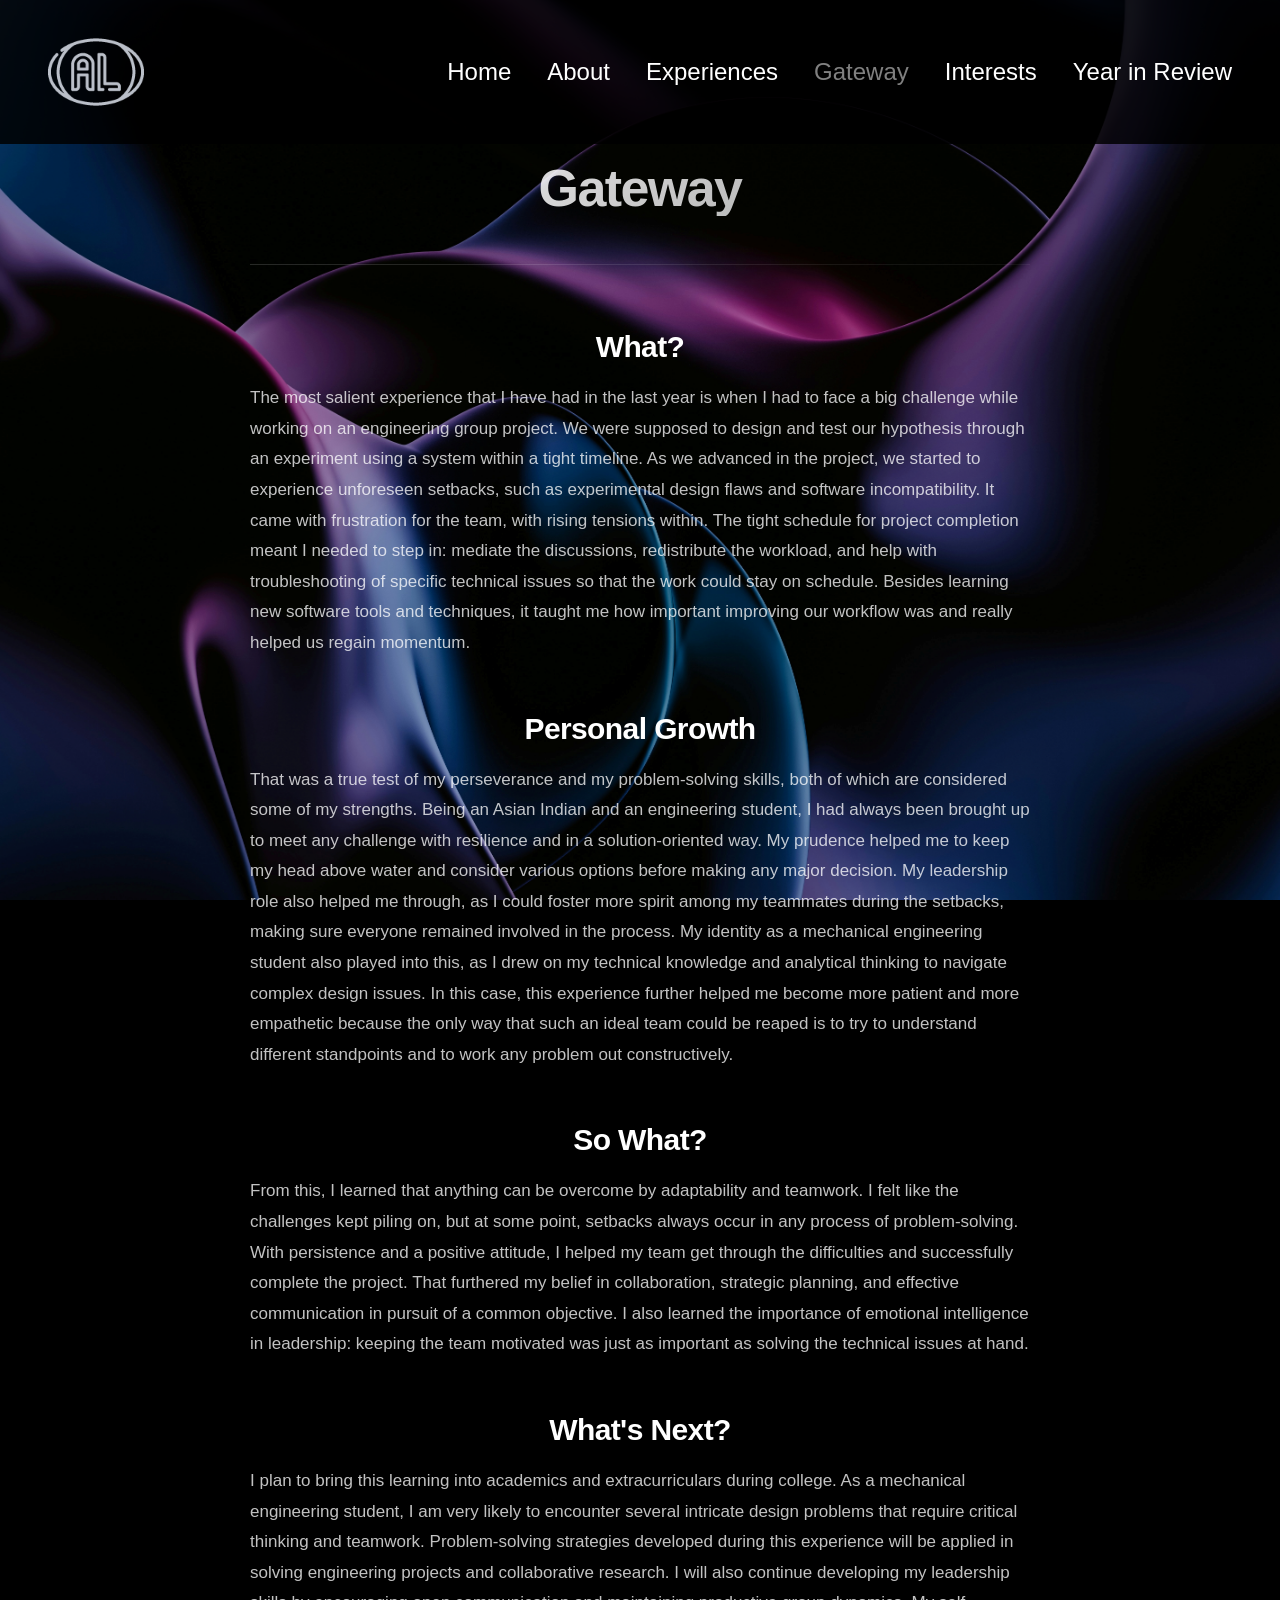
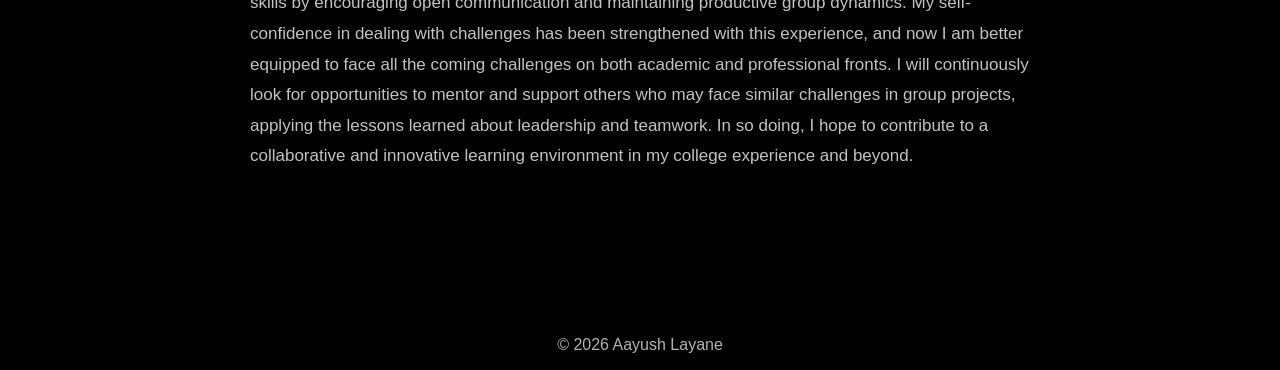
<file: gateway.html>
<!DOCTYPE html>
<html lang="en">
<head>
  <meta charset="UTF-8">
  <meta name="viewport" content="width=device-width, initial-scale=1.0">
  <title>Gateway – Aayush Layane</title>
  <meta name="description" content="Gateway reflection by Aayush Layane — a personal essay on perseverance, leadership, and growth through engineering challenges.">

  <link rel="preconnect" href="https://rsms.me/">
  <link rel="stylesheet" href="https://rsms.me/inter/inter.css">
  <link rel="stylesheet" href="styles.css">
</head>
<body class="gateway">

  <div class="mobile-menu" id="mobileMenu">
    <a href="index.html">Home</a>
    <a href="about.html">About</a>
    <a href="experiences.html">Experiences</a>
    <a href="gateway.html">Gateway</a>
    <a href="interests.html">Interests</a>
    <a href="yearinreview.html">Year in Review</a>
  </div>

  <header>
    <div class="logo">
      <a href="index.html"><img src="assets/logo.png" alt="Aayush Layane logo"></a>
    </div>
    <nav>
      <a href="index.html">Home</a>
      <a href="about.html">About</a>
      <a href="experiences.html">Experiences</a>
      <a href="gateway.html">Gateway</a>
      <a href="interests.html">Interests</a>
      <a href="yearinreview.html">Year in Review</a>
    </nav>
    <button class="hamburger" id="hamburger" aria-label="Toggle menu">
      <span></span><span></span><span></span>
    </button>
  </header>

  <main class="essay-page">

    <p class="page-title">Reflection Essay</p>
    <h1 class="page-heading">Gateway</h1>
    <div class="page-divider"></div>

    <!-- Section 1: What? -->
    <div class="essay-section" id="s1">
      <span class="section-label">01 &nbsp;/&nbsp; Experience</span>
      <h2 class="section-heading">
        <span class="section-number">01</span>
        What?
      </h2>
      <p class="section-body">
        The most salient experience that I have had in the last year is when I had to face a big challenge while working on an engineering group project. We were supposed to design and test our hypothesis through an experiment using a system within a tight timeline. As we advanced in the project, we started to experience unforeseen setbacks, such as experimental design flaws and software incompatibility. It came with frustration for the team, with rising tensions within. The tight schedule for project completion meant I needed to step in: mediate the discussions, redistribute the workload, and help with troubleshooting of specific technical issues so that the work could stay on schedule. Besides learning new software tools and techniques, it taught me how important improving our workflow was and really helped us regain momentum.
      </p>
    </div>

    <!-- Section 2: Personal Growth -->
    <div class="essay-section" id="s2">
      <span class="section-label">02 &nbsp;/&nbsp; Identity</span>
      <h2 class="section-heading">
        <span class="section-number">02</span>
        Personal Growth
      </h2>
      <p class="section-body">
        That was a true test of my perseverance and my problem-solving skills, both of which are considered some of my strengths. Being an Asian Indian and an engineering student, I had always been brought up to meet any challenge with resilience and in a solution-oriented way. My prudence helped me to keep my head above water and consider various options before making any major decision. My leadership role also helped me through, as I could foster more spirit among my teammates during the setbacks, making sure everyone remained involved in the process. My identity as a mechanical engineering student also played into this, as I drew on my technical knowledge and analytical thinking to navigate complex design issues. In this case, this experience further helped me become more patient and more empathetic because the only way that such an ideal team could be reaped is to try to understand different standpoints and to work any problem out constructively.
      </p>
    </div>

    <!-- Section 3: So What? -->
    <div class="essay-section" id="s3">
      <span class="section-label">03 &nbsp;/&nbsp; Lessons</span>
      <h2 class="section-heading">
        <span class="section-number">03</span>
        So What?
      </h2>
      <p class="section-body">
        From this, I learned that anything can be overcome by adaptability and teamwork. I felt like the challenges kept piling on, but at some point, setbacks always occur in any process of problem-solving. With persistence and a positive attitude, I helped my team get through the difficulties and successfully complete the project. That furthered my belief in collaboration, strategic planning, and effective communication in pursuit of a common objective. I also learned the importance of emotional intelligence in leadership: keeping the team motivated was just as important as solving the technical issues at hand.
      </p>
    </div>

    <!-- Section 4: What's Next? -->
    <div class="essay-section" id="s4">
      <span class="section-label">04 &nbsp;/&nbsp; Future</span>
      <h2 class="section-heading">
        <span class="section-number">04</span>
        What's Next?
      </h2>
      <p class="section-body">
        I plan to bring this learning into academics and extracurriculars during college. As a mechanical engineering student, I am very likely to encounter several intricate design problems that require critical thinking and teamwork. Problem-solving strategies developed during this experience will be applied in solving engineering projects and collaborative research. I will also continue developing my leadership skills by encouraging open communication and maintaining productive group dynamics. My self-confidence in dealing with challenges has been strengthened with this experience, and now I am better equipped to face all the coming challenges on both academic and professional fronts. I will continuously look for opportunities to mentor and support others who may face similar challenges in group projects, applying the lessons learned about leadership and teamwork. In so doing, I hope to contribute to a collaborative and innovative learning environment in my college experience and beyond.
      </p>
    </div>

  </main>

  <footer><p>© 2026 Aayush Layane</p></footer>

  <script>
    // ── HAMBURGER ──
    const hamburger  = document.getElementById('hamburger');
    const mobileMenu = document.getElementById('mobileMenu');
    hamburger.addEventListener('click', () => {
      const isOpen = mobileMenu.classList.toggle('open');
      hamburger.classList.toggle('open', isOpen);
      document.body.style.overflow = isOpen ? 'hidden' : '';
    });
    mobileMenu.querySelectorAll('a').forEach(link => {
      link.addEventListener('click', () => {
        mobileMenu.classList.remove('open');
        hamburger.classList.remove('open');
        document.body.style.overflow = '';
      });
    });

    // ── SCROLL REVEAL ──
    const sections = document.querySelectorAll('.essay-section');
    const observer = new IntersectionObserver((entries) => {
      entries.forEach((entry, i) => {
        if (entry.isIntersecting) {
          setTimeout(() => entry.target.classList.add('visible'), 80);
          observer.unobserve(entry.target);
        }
      });
    }, { threshold: 0.08 });
    sections.forEach(s => observer.observe(s));
  </script>

</body>
</html>
</file>
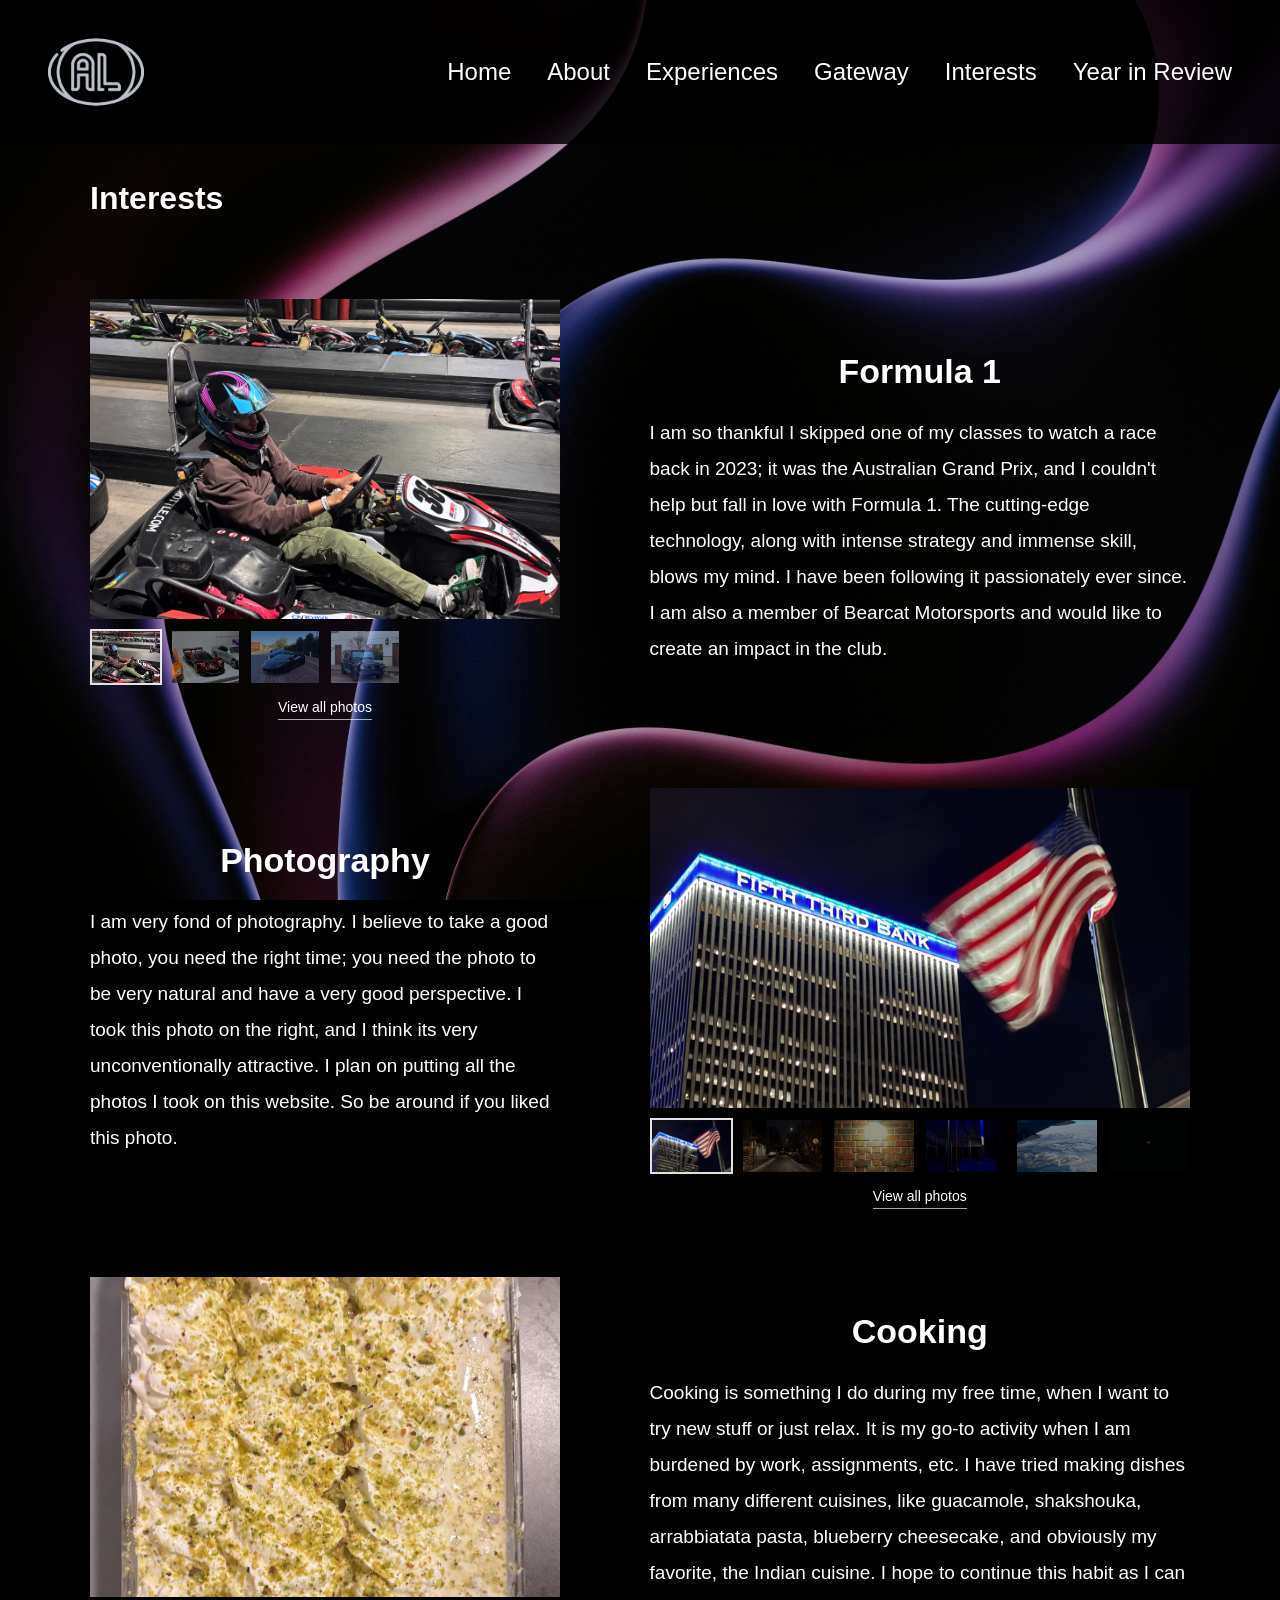
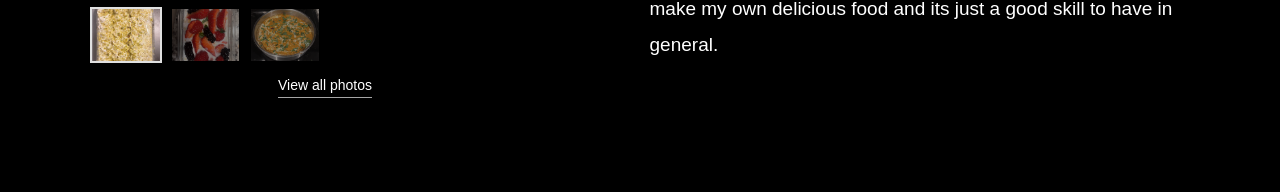
<file: interests.html>
<!DOCTYPE html>
<html>
<head>
<title>Interests</title>

<link rel="preconnect" href="https://rsms.me/">
<link rel="stylesheet" href="https://rsms.me/inter/inter.css">

<link rel="stylesheet" href="styles.css">
</head>

<body class="interests">

  <header>
  <div class="logo">
    <a href="index.html">
      <img src="assets/logo.png" alt="Aayush Layane logo">
    </a>
  </div>

  <nav>
    <a href="index.html">Home</a>
    <a href="about.html">About</a>
    <a href="experiences.html">Experiences</a>
    <a href="gateway.html">Gateway</a>
    <a href="interests.html">Interests</a>
    <a href="yearinreview.html">Year in Review</a>
  </nav>
</header>

<main class="interests-main">
  <h1>Interests</h1>

  <section class="interest-section">
    <div class="interest-gallery" data-gallery="Formula 1">
      <img class="interest-image" src="assets/gokart.jpeg" alt="Aayush seated in a go-kart at an indoor track">
      <div class="interest-thumbnails" aria-label="Formula 1 photo thumbnails">
        <button class="interest-thumbnail active" type="button" data-src="assets/gokart.jpeg" data-alt="Aayush seated in a go-kart at an indoor track" aria-label="Show go-kart photo" aria-pressed="true"><img src="assets/gokart.jpeg" alt=""></button>
        <button class="interest-thumbnail" type="button" data-src="assets/cars.jpeg" data-alt="A collection of miniature sports cars" aria-label="Show miniature sports cars photo" aria-pressed="false"><img src="assets/cars.jpeg" alt=""></button>
        <button class="interest-thumbnail" type="button" data-src="assets/cars (2).jpeg" data-alt="Sports cars parked along a brick street" aria-label="Show sports cars photo" aria-pressed="false"><img src="assets/cars (2).jpeg" alt=""></button>
        <button class="interest-thumbnail" type="button" data-src="assets/cars (3).jpeg" data-alt="A black Mercedes G-Class parked on a brick street" aria-label="Show Mercedes photo" aria-pressed="false"><img src="assets/cars (3).jpeg" alt=""></button>
      </div>
      <button class="view-gallery" type="button">View all photos</button>
    </div>
    <div class="interest-copy">
      <h2>Formula 1</h2>
      <p>I am so thankful I skipped one of my classes to watch a race back in 2023; it was the Australian Grand Prix, and I couldn't help but fall in love with Formula 1. The cutting-edge technology, along with intense strategy and immense skill, blows my mind. I have been following it passionately ever since. I am also a member of Bearcat Motorsports and would like to create an impact in the club.</p>
    </div>
  </section>

  <section class="interest-section interest-section-reverse">
    <div class="interest-gallery" data-gallery="Photography">
      <img class="interest-image" src="assets/coolphotos (3).jpeg" alt="Fifth Third Bank building and an American flag photographed at night">
      <div class="interest-thumbnails" aria-label="Photography thumbnails">
        <button class="interest-thumbnail active" type="button" data-src="assets/coolphotos (3).jpeg" data-alt="Fifth Third Bank building and an American flag photographed at night" aria-label="Show Fifth Third Bank photo" aria-pressed="true"><img src="assets/coolphotos (3).jpeg" alt=""></button>
        <button class="interest-thumbnail" type="button" data-src="assets/coolphotos.jpeg" data-alt="A quiet city street photographed on a snowy night" aria-label="Show snowy street photo" aria-pressed="false"><img src="assets/coolphotos.jpeg" alt=""></button>
        <button class="interest-thumbnail" type="button" data-src="assets/coolphotos (1).jpeg" data-alt="A black Mercedes G-Class photographed on a brick street" aria-label="Show Mercedes street photo" aria-pressed="false"><img src="assets/coolphotos (1).jpeg" alt=""></button>
        <button class="interest-thumbnail" type="button" data-src="assets/coolphotos (2).jpeg" data-alt="A bright light illuminating a textured brick wall" aria-label="Show brick wall photo" aria-pressed="false"><img src="assets/coolphotos (2).jpeg" alt=""></button>
        <button class="interest-thumbnail" type="button" data-src="assets/coolphotos (4).jpeg" data-alt="The interior of a bus illuminated in deep blue light" aria-label="Show blue bus photo" aria-pressed="false"><img src="assets/coolphotos (4).jpeg" alt=""></button>
        <button class="interest-thumbnail" type="button" data-src="assets/coolphotos (5).jpeg" data-alt="A city photograph from Aayush's collection" aria-label="Show city photo" aria-pressed="false"><img src="assets/coolphotos (5).jpeg" alt=""></button>
      </div>
      <button class="view-gallery" type="button">View all photos</button>
    </div>
    <div class="interest-copy">
      <h2>Photography</h2>
      <p>I am very fond of photography. I believe to take a good photo, you need the right time; you need the photo to be very natural and have a very good perspective. I took this photo on the right, and I think its very unconventionally attractive. I plan on putting all the photos I took on this website. So be around if you liked this photo.</p>
    </div>
  </section>

  <section class="interest-section">
    <div class="interest-gallery" data-gallery="Cooking">
      <img class="interest-image" src="assets/food (2).jpeg" alt="A homemade dessert topped with cream and pistachios">
      <div class="interest-thumbnails" aria-label="Cooking photo thumbnails">
        <button class="interest-thumbnail active" type="button" data-src="assets/food (2).jpeg" data-alt="A homemade dessert topped with cream and pistachios" aria-label="Show dessert photo" aria-pressed="true"><img src="assets/food (2).jpeg" alt=""></button>
        <button class="interest-thumbnail" type="button" data-src="assets/food.jpeg" data-alt="A homemade fruit and yogurt dish" aria-label="Show fruit dish photo" aria-pressed="false"><img src="assets/food.jpeg" alt=""></button>
        <button class="interest-thumbnail" type="button" data-src="assets/food (3).jpeg" data-alt="A homemade Indian curry garnished with herbs" aria-label="Show curry photo" aria-pressed="false"><img src="assets/food (3).jpeg" alt=""></button>
      </div>
      <button class="view-gallery" type="button">View all photos</button>
    </div>
    <div class="interest-copy">
      <h2>Cooking</h2>
      <p>Cooking is something I do during my free time, when I want to try new stuff or just relax. It is my go-to activity when I am burdened by work, assignments, etc. I have tried making dishes from many different cuisines, like guacamole, shakshouka, arrabbiatata pasta, blueberry cheesecake, and obviously my favorite, the Indian cuisine. I hope to continue this habit as I can make my own delicious food and its just a good skill to have in general.</p>
    </div>
  </section>
</main>

<div class="gallery-lightbox" role="dialog" aria-modal="true" aria-label="Photo gallery" aria-hidden="true">
  <button class="lightbox-close" type="button" aria-label="Close photo gallery">&times;</button>
  <button class="lightbox-arrow lightbox-previous" type="button" aria-label="Previous photo">&#8249;</button>
  <figure class="lightbox-content">
    <img class="lightbox-image" alt="">
    <figcaption><span class="lightbox-title"></span><span class="lightbox-count"></span></figcaption>
  </figure>
  <button class="lightbox-arrow lightbox-next" type="button" aria-label="Next photo">&#8250;</button>
</div>

<script>
  const galleries = document.querySelectorAll('.interest-gallery');
  const lightbox = document.querySelector('.gallery-lightbox');
  const lightboxImage = lightbox.querySelector('.lightbox-image');
  const lightboxTitle = lightbox.querySelector('.lightbox-title');
  const lightboxCount = lightbox.querySelector('.lightbox-count');
  let activeGallery = [];
  let activeGalleryTitle = '';
  let activePhotoIndex = 0;
  let lastFocusedButton = null;
  let touchStartX = 0;

  galleries.forEach((gallery) => {
    const featuredImage = gallery.querySelector('.interest-image');
    const thumbnails = [...gallery.querySelectorAll('.interest-thumbnail')];

    thumbnails.forEach((thumbnail, index) => {
      thumbnail.addEventListener('click', () => {
        featuredImage.src = thumbnail.dataset.src;
        featuredImage.alt = thumbnail.dataset.alt;
        thumbnails.forEach((item) => {
          item.classList.remove('active');
          item.setAttribute('aria-pressed', 'false');
        });
        thumbnail.classList.add('active');
        thumbnail.setAttribute('aria-pressed', 'true');
      });
    });

    gallery.querySelector('.view-gallery').addEventListener('click', (event) => {
      activeGallery = thumbnails.map((thumbnail) => ({
        src: thumbnail.dataset.src,
        alt: thumbnail.dataset.alt
      }));
      activeGalleryTitle = gallery.dataset.gallery;
      activePhotoIndex = Math.max(0, thumbnails.findIndex((thumbnail) => thumbnail.classList.contains('active')));
      lastFocusedButton = event.currentTarget;
      openLightbox();
    });
  });

  function renderLightboxPhoto() {
    const photo = activeGallery[activePhotoIndex];
    lightboxImage.src = photo.src;
    lightboxImage.alt = photo.alt;
    lightboxTitle.textContent = activeGalleryTitle;
    lightboxCount.textContent = `${activePhotoIndex + 1} / ${activeGallery.length}`;
  }

  function openLightbox() {
    renderLightboxPhoto();
    lightbox.classList.add('open');
    lightbox.setAttribute('aria-hidden', 'false');
    document.body.classList.add('gallery-open');
    lightbox.querySelector('.lightbox-close').focus();
  }

  function closeLightbox() {
    lightbox.classList.remove('open');
    lightbox.setAttribute('aria-hidden', 'true');
    document.body.classList.remove('gallery-open');
    if (lastFocusedButton) lastFocusedButton.focus();
  }

  function moveLightbox(direction) {
    activePhotoIndex = (activePhotoIndex + direction + activeGallery.length) % activeGallery.length;
    renderLightboxPhoto();
  }

  lightbox.querySelector('.lightbox-close').addEventListener('click', closeLightbox);
  lightbox.querySelector('.lightbox-previous').addEventListener('click', () => moveLightbox(-1));
  lightbox.querySelector('.lightbox-next').addEventListener('click', () => moveLightbox(1));
  lightbox.addEventListener('click', (event) => {
    if (event.target === lightbox) closeLightbox();
  });
  lightboxImage.addEventListener('touchstart', (event) => {
    touchStartX = event.changedTouches[0].screenX;
  }, { passive: true });
  lightboxImage.addEventListener('touchend', (event) => {
    const distance = event.changedTouches[0].screenX - touchStartX;
    if (Math.abs(distance) > 45) moveLightbox(distance < 0 ? 1 : -1);
  }, { passive: true });

  document.addEventListener('keydown', (event) => {
    if (!lightbox.classList.contains('open')) return;
    if (event.key === 'Escape') closeLightbox();
    if (event.key === 'ArrowLeft') moveLightbox(-1);
    if (event.key === 'ArrowRight') moveLightbox(1);
  });
</script>

</body>
</html>
</file>
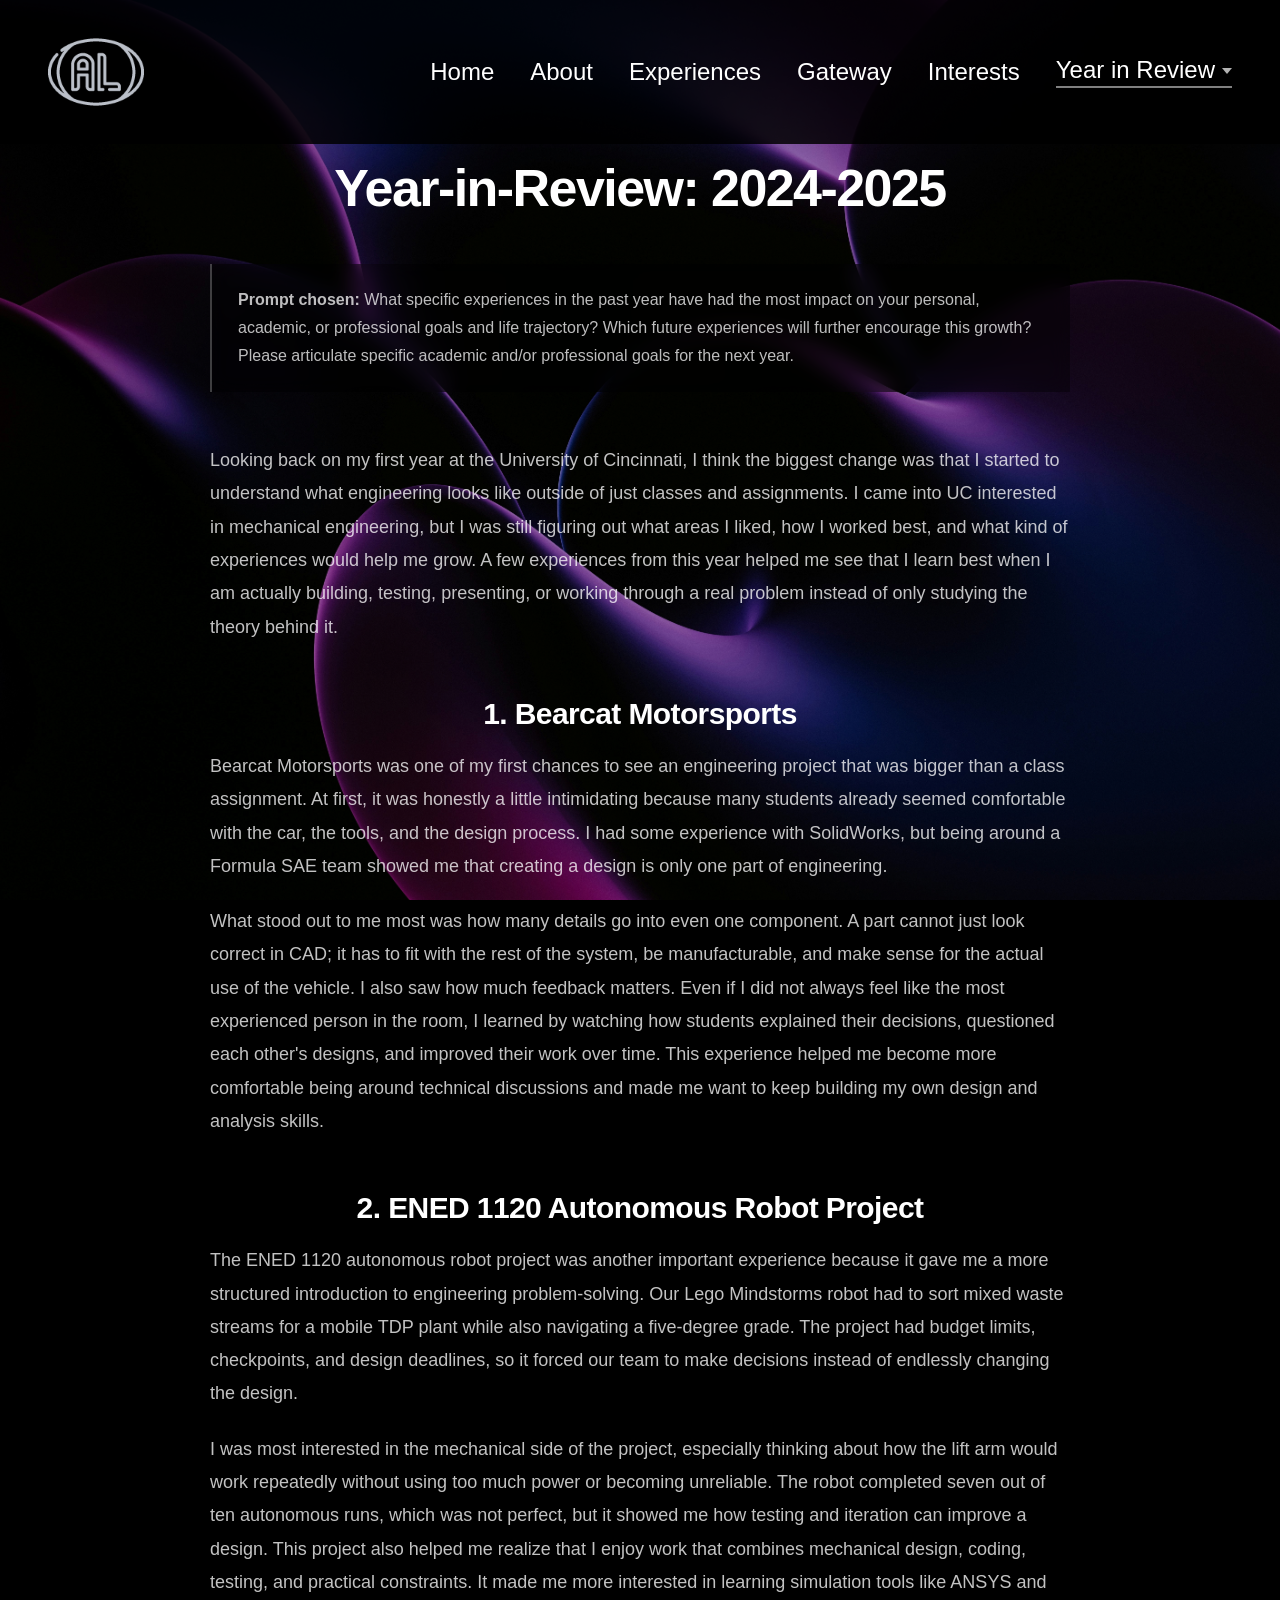
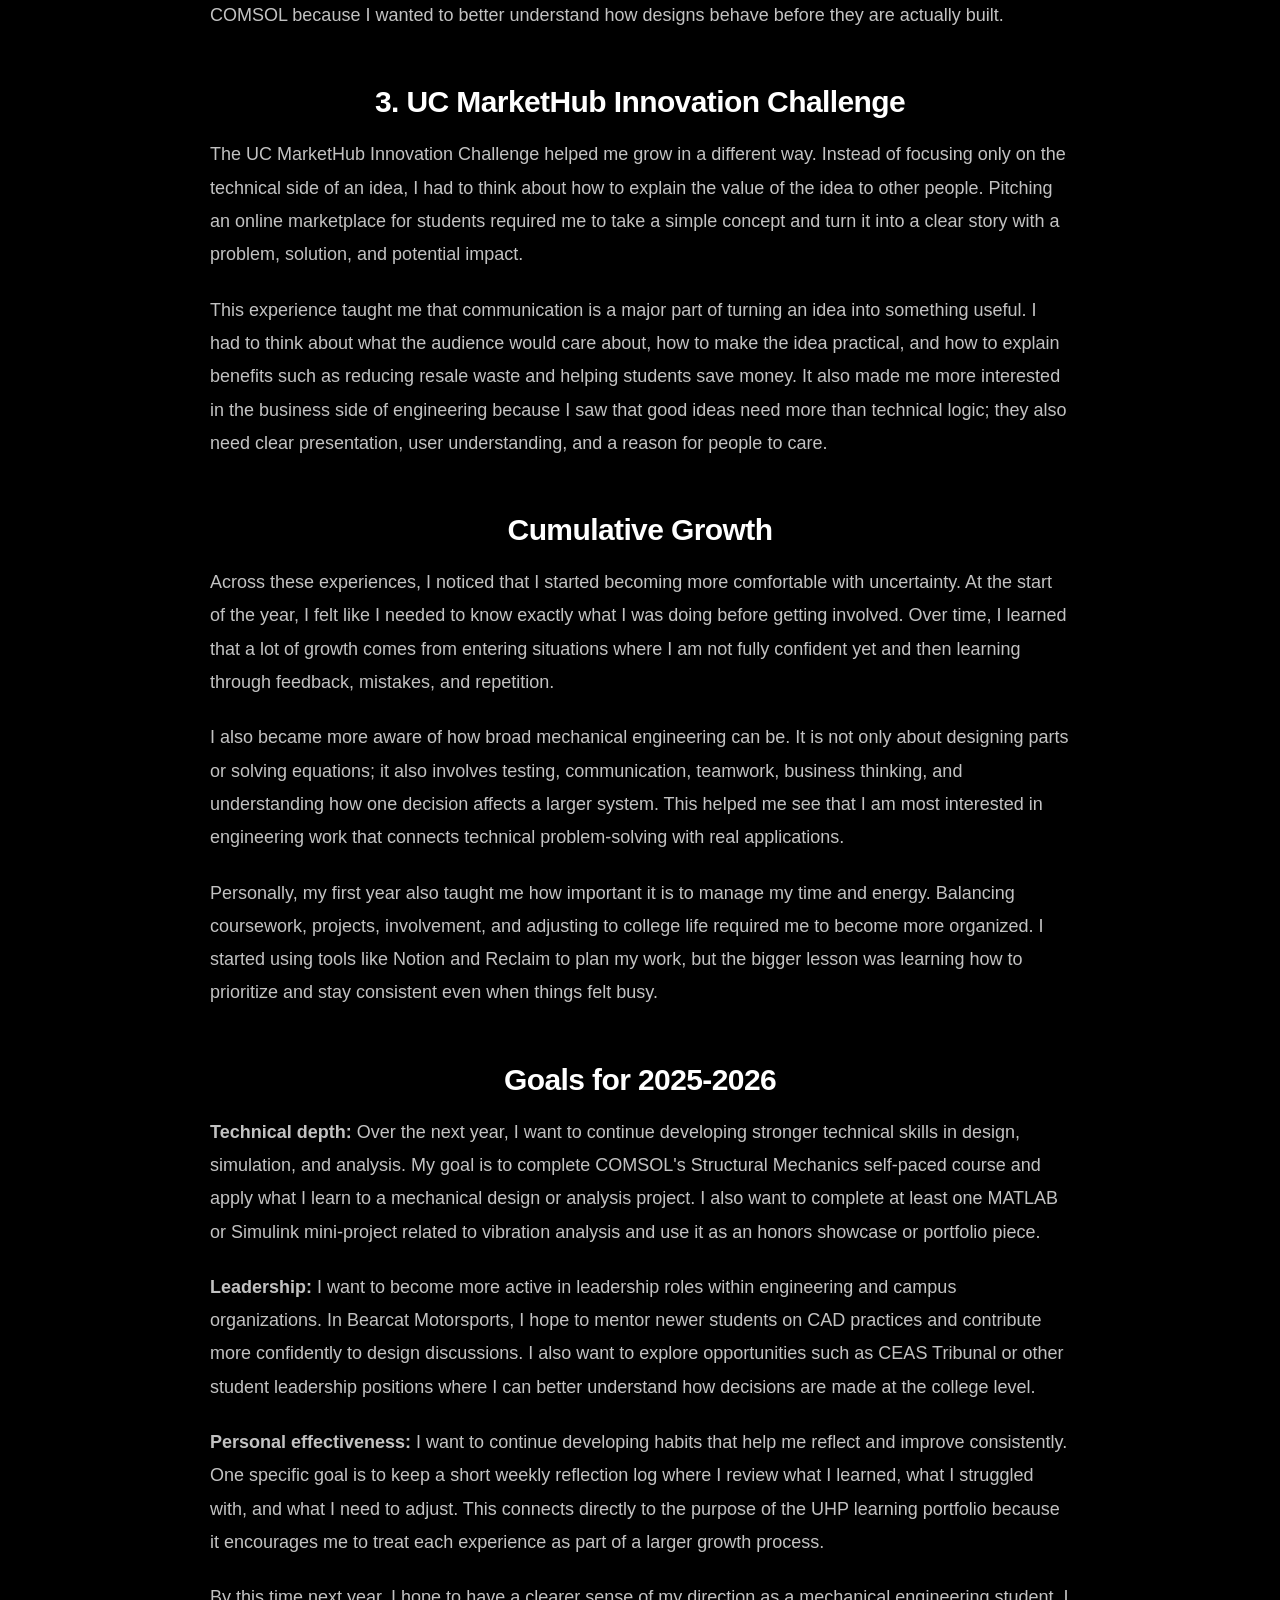
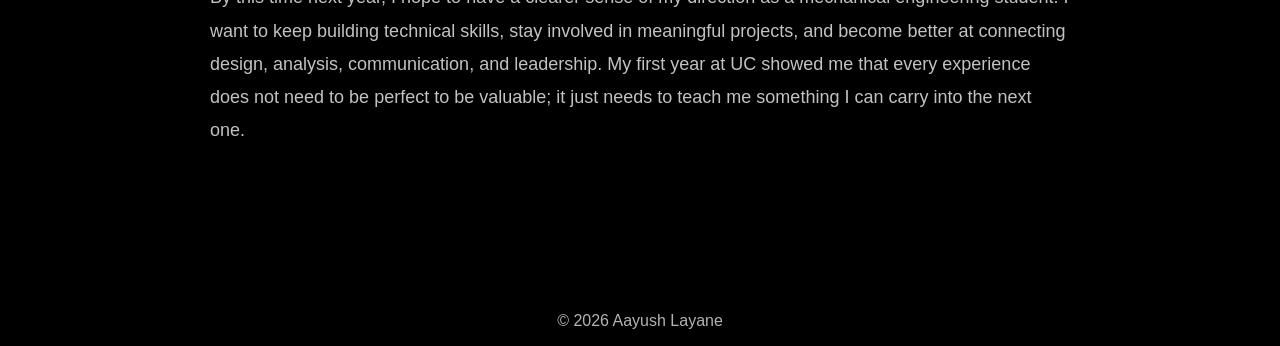
<file: yearinreview.html>
<!DOCTYPE html>
<html lang="en">
<head>
  <meta charset="UTF-8">
  <meta name="viewport" content="width=device-width, initial-scale=1.0">
  <title>Year in Review - Aayush Layane</title>

  <link rel="preconnect" href="https://rsms.me/">
  <link rel="stylesheet" href="https://rsms.me/inter/inter.css">
  <link rel="stylesheet" href="styles.css">
</head>

<body class="year">
  <div class="mobile-menu" id="mobileMenu">
    <a href="index.html">Home</a>
    <a href="about.html">About</a>
    <a href="experiences.html">Experiences</a>
    <a href="gateway.html">Gateway</a>
    <a href="interests.html">Interests</a>
    <a href="yearinreview.html">Year in Review</a>
  </div>

  <header>
    <div class="logo">
      <a href="index.html">
        <img src="assets/logo.png" alt="Aayush Layane logo">
      </a>
    </div>

    <nav>
      <a href="index.html">Home</a>
      <a href="about.html">About</a>
      <a href="experiences.html">Experiences</a>
      <a href="gateway.html">Gateway</a>
      <a href="interests.html">Interests</a>
      <div class="nav-dropdown" id="yearDropdown">
        <button class="nav-dropdown-trigger" id="yearDropdownTrigger" aria-haspopup="true" aria-expanded="false">
          Year in Review <span class="caret"></span>
        </button>
        <div class="nav-dropdown-menu" id="yearDropdownMenu" role="menu">
          <a href="#" data-year="2024-2025" class="selected" role="menuitem">2024-2025</a>
          <a href="#" data-year="2025-2026" role="menuitem">2025-2026</a>
        </div>
      </div>
    </nav>
    <button class="hamburger" id="hamburger" aria-label="Toggle menu">
      <span></span><span></span><span></span>
    </button>
  </header>

  <main class="year-review">
    <h1 id="reviewTitle">Year-in-Review: 2024-2025</h1>

    <section class="year-panel active" id="review-2024-2025">
      <p class="prompt">
        <strong>Prompt chosen:</strong> What specific experiences in the past year
        have had the most impact on your personal, academic, or professional goals
        and life trajectory? Which future experiences will further encourage this
        growth? Please articulate specific academic and/or professional goals for
        the next year.
      </p>

    <section class="review-section">
      <p>
        Looking back on my first year at the University of Cincinnati, I think
        the biggest change was that I started to understand what engineering
        looks like outside of just classes and assignments. I came into UC
        interested in mechanical engineering, but I was still figuring out what
        areas I liked, how I worked best, and what kind of experiences would help
        me grow. A few experiences from this year helped me see that I learn best
        when I am actually building, testing, presenting, or working through a
        real problem instead of only studying the theory behind it.
      </p>
    </section>

    <section class="review-section">
      <h2>1. Bearcat Motorsports</h2>
      <p>
        Bearcat Motorsports was one of my first chances to see an engineering
        project that was bigger than a class assignment. At first, it was
        honestly a little intimidating because many students already seemed
        comfortable with the car, the tools, and the design process. I had some
        experience with SolidWorks, but being around a Formula SAE team showed me
        that creating a design is only one part of engineering.
      </p>
      <p>
        What stood out to me most was how many details go into even one
        component. A part cannot just look correct in CAD; it has to fit with the
        rest of the system, be manufacturable, and make sense for the actual use
        of the vehicle. I also saw how much feedback matters. Even if I did not
        always feel like the most experienced person in the room, I learned by
        watching how students explained their decisions, questioned each other's
        designs, and improved their work over time. This experience helped me
        become more comfortable being around technical discussions and made me
        want to keep building my own design and analysis skills.
      </p>
    </section>

    <section class="review-section">
      <h2>2. ENED 1120 Autonomous Robot Project</h2>
      <p>
        The ENED 1120 autonomous robot project was another important experience
        because it gave me a more structured introduction to engineering
        problem-solving. Our Lego Mindstorms robot had to sort mixed waste
        streams for a mobile TDP plant while also navigating a five-degree grade.
        The project had budget limits, checkpoints, and design deadlines, so it
        forced our team to make decisions instead of endlessly changing the
        design.
      </p>
      <p>
        I was most interested in the mechanical side of the project, especially
        thinking about how the lift arm would work repeatedly without using too
        much power or becoming unreliable. The robot completed seven out of ten
        autonomous runs, which was not perfect, but it showed me how testing and
        iteration can improve a design. This project also helped me realize that
        I enjoy work that combines mechanical design, coding, testing, and
        practical constraints. It made me more interested in learning simulation
        tools like ANSYS and COMSOL because I wanted to better understand how
        designs behave before they are actually built.
      </p>
    </section>

    <section class="review-section">
      <h2>3. UC MarketHub Innovation Challenge</h2>
      <p>
        The UC MarketHub Innovation Challenge helped me grow in a different way.
        Instead of focusing only on the technical side of an idea, I had to think
        about how to explain the value of the idea to other people. Pitching an
        online marketplace for students required me to take a simple concept and
        turn it into a clear story with a problem, solution, and potential
        impact.
      </p>
      <p>
        This experience taught me that communication is a major part of turning
        an idea into something useful. I had to think about what the audience
        would care about, how to make the idea practical, and how to explain
        benefits such as reducing resale waste and helping students save money.
        It also made me more interested in the business side of engineering
        because I saw that good ideas need more than technical logic; they also
        need clear presentation, user understanding, and a reason for people to
        care.
      </p>
    </section>

    <section class="review-section">
      <h2>Cumulative Growth</h2>
      <p>
        Across these experiences, I noticed that I started becoming more
        comfortable with uncertainty. At the start of the year, I felt like I
        needed to know exactly what I was doing before getting involved. Over
        time, I learned that a lot of growth comes from entering situations where
        I am not fully confident yet and then learning through feedback,
        mistakes, and repetition.
      </p>
      <p>
        I also became more aware of how broad mechanical engineering can be. It
        is not only about designing parts or solving equations; it also involves
        testing, communication, teamwork, business thinking, and understanding
        how one decision affects a larger system. This helped me see that I am
        most interested in engineering work that connects technical
        problem-solving with real applications.
      </p>
      <p>
        Personally, my first year also taught me how important it is to manage
        my time and energy. Balancing coursework, projects, involvement, and
        adjusting to college life required me to become more organized. I started
        using tools like Notion and Reclaim to plan my work, but the bigger
        lesson was learning how to prioritize and stay consistent even when
        things felt busy.
      </p>
    </section>

    <section class="review-section">
      <h2>Goals for 2025-2026</h2>
      <p>
        <strong>Technical depth:</strong> Over the next year, I want to continue
        developing stronger technical skills in design, simulation, and analysis.
        My goal is to complete COMSOL's Structural Mechanics self-paced course
        and apply what I learn to a mechanical design or analysis project. I also
        want to complete at least one MATLAB or Simulink mini-project related to
        vibration analysis and use it as an honors showcase or portfolio piece.
      </p>
      <p>
        <strong>Leadership:</strong> I want to become more active in leadership
        roles within engineering and campus organizations. In Bearcat
        Motorsports, I hope to mentor newer students on CAD practices and
        contribute more confidently to design discussions. I also want to explore
        opportunities such as CEAS Tribunal or other student leadership positions
        where I can better understand how decisions are made at the college
        level.
      </p>
      <p>
        <strong>Personal effectiveness:</strong> I want to continue developing
        habits that help me reflect and improve consistently. One specific goal
        is to keep a short weekly reflection log where I review what I learned,
        what I struggled with, and what I need to adjust. This connects directly
        to the purpose of the UHP learning portfolio because it encourages me to
        treat each experience as part of a larger growth process.
      </p>
      <p>
        By this time next year, I hope to have a clearer sense of my direction
        as a mechanical engineering student. I want to keep building technical
        skills, stay involved in meaningful projects, and become better at
        connecting design, analysis, communication, and leadership. My first year
        at UC showed me that every experience does not need to be perfect to be
        valuable; it just needs to teach me something I can carry into the next
        one.
      </p>
    </section>
    </section>

    <section class="year-panel" id="review-2025-2026">
      <p class="prompt">
        <strong>Prompt chosen:</strong> How have you grown as a developing
        professional within your field or fields of interest in the past year?
        Consider skills such as communication, collaboration, critical thinking,
        leadership, professionalism, or navigating different perspectives. Using
        specific examples, how have your experiences - academic, co-curricular,
        work, research, etc. - contributed to this growth? What strengths have
        you continued to build, and what areas would you like to develop further
        over the upcoming year?
      </p>

      <section class="review-section">
        <p>
          Looking back on this past year, I can see that my professional growth
          came from being placed in different kinds of environments: work,
          teaching, research, and Honors experiences. At the beginning of the
          year, I was mainly focused on gaining experience, building my resume,
          and becoming more technically skilled. By the end of the year, I
          started thinking more carefully about what kinds of experiences
          actually fit my strengths, interests, and long-term goals.
        </p>
      </section>

      <section class="review-section">
        <h2>1. Southland Holdings</h2>
        <p>
          My Project Engineering Co-op at Southland Holdings was one of the most
          important professional experiences of my year. I tracked over 100
          submittals, reviewed construction drawings using Bluebeam and AutoCAD,
          and worked with large specification documents. This helped me
          understand how much professional engineering work depends on
          organization, documentation, and clear communication.
        </p>
        <p>
          One of the hardest parts of the co-op was not always knowing exactly
          what was expected of me or how productive I was supposed to be. That
          taught me that structure is not always given in a workplace. Sometimes,
          I have to create it by asking better questions, clarifying priorities,
          and organizing my own work. One project I was especially proud of was
          using Python and AI-assisted methods to extract and organize
          information from 2,000+ page specification documents. The project
          received strong feedback, including from the Vice President of Water
          Resources, which showed me that technical skills like coding and
          automation can create real value when applied to practical problems.
        </p>
      </section>

      <section class="review-section">
        <h2>2. Peer Teaching Assistant</h2>
        <p>
          My role as a Peer Teaching Assistant for Engineering Design Thinking
          helped me grow in communication and leadership. I coached students in
          calculus, physics, and problem-solving, helped with grading and review
          sessions, and supported exams for a large group of students. Teaching
          made me more confident in my own knowledge because I had to explain
          concepts clearly to students with different levels of understanding.
        </p>
        <p>
          This role also helped me become more comfortable leading a room. I
          learned that communication is not just about knowing the answer, but
          about breaking down a problem in a way that actually helps someone else
          understand it.
        </p>
      </section>

      <section class="review-section">
        <h2>3. Undergraduate Research</h2>
        <p>
          My undergraduate research work with Metasonics helped me build more
          technical depth. I worked on a 2-D pressure acoustics model in COMSOL,
          ran frequency sweeps, and compared simulation results with analytical
          resonances. This was challenging because I had to learn new tools,
          understand the theory, and work through unclear results.
        </p>
        <p>
          Research made me more interested in technical work because it showed
          me how theory, simulation, and validation connect. It also taught me
          patience with open-ended problems, where there is not always a clear
          path to the answer.
        </p>
      </section>

      <section class="review-section">
        <h2>4. Chicago and Miami</h2>
        <p>
          My self-designed Honors experiences in Chicago and Miami helped me grow
          in a different way. I planned both trips for groups of eight people,
          balancing cost, time, quality, activities, and logistics. I genuinely
          enjoy exploring new places, but these trips also showed me that I am
          good at planning under constraints and optimizing different factors at
          once.
        </p>
        <p>
          Chicago and Miami also made me more open-minded. Both cities showed me
          how architecture, culture, public spaces, and environment shape the way
          people experience a place. These experiences reminded me that
          professional growth does not only happen in classrooms or workplaces.
          It also comes from learning how to observe, adapt, and understand
          different perspectives.
        </p>
      </section>

      <section class="review-section">
        <h2>Cumulative Growth</h2>
        <p>
          Across these experiences, I built strengths in communication,
          organization, adaptability, technical problem-solving, and independence.
          Southland helped me understand ownership and workplace expectations.
          Teaching helped me become a clearer communicator. Research helped me
          develop patience with technical uncertainty. Chicago and Miami helped
          me connect planning, culture, and perspective to my personal growth.
        </p>
        <p>
          Most importantly, this year helped me move from simply trying to gain
          experience to thinking more carefully about which experiences fit the
          future I want to build.
        </p>
      </section>

      <section class="review-section">
        <h2>Goals for the Upcoming Year</h2>
        <p>
          For the upcoming year, my first goal is to secure a co-op that is more
          closely aligned with my interests, especially in mechanical
          engineering, technical analysis, design, testing, manufacturing, or
          process improvement. I also want to network more intentionally so I can
          better understand different career paths before narrowing my direction
          too early.
        </p>
        <p>
          At the same time, I want to explore my growing interest in business and
          finance. I still want to build a strong engineering foundation, but I
          can also see myself using that foundation in a broader path involving
          consulting, finance, investment banking, or eventually the CFA track.
          To explore this, I hope to get involved with organizations such as
          Queen City Consulting, University Funding Board, and Bearcat Ventures.
        </p>
        <p>
          Overall, my goal is to become more intentional. I want to keep building
          technical knowledge while also exploring the business side of my
          interests, so that my next experiences are not just resume builders,
          but meaningful steps toward a clearer professional direction.
        </p>
      </section>
    </section>
  </main>

  <footer><p>&copy; 2026 Aayush Layane</p></footer>
  <script>
    const yearLabels = ['2024-2025', '2025-2026'];
    const reviewTitle = document.getElementById('reviewTitle');
    const yearDropdown = document.getElementById('yearDropdown');
    const yearDropdownTrigger = document.getElementById('yearDropdownTrigger');

    function switchYear(year) {
      if (!yearLabels.includes(year)) return;

      document.querySelectorAll('.year-panel').forEach(panel => {
        panel.classList.toggle('active', panel.id === 'review-' + year);
      });

      document.querySelectorAll('.nav-dropdown-menu a').forEach(link => {
        link.classList.toggle('selected', link.dataset.year === year);
      });

      reviewTitle.textContent = 'Year-in-Review: ' + year;
      window.scrollTo({ top: 0, behavior: 'smooth' });
    }

    yearDropdown.addEventListener('mouseenter', () => {
      yearDropdownTrigger.setAttribute('aria-expanded', true);
    });

    yearDropdown.addEventListener('mouseleave', () => {
      yearDropdownTrigger.setAttribute('aria-expanded', false);
    });

    yearDropdown.addEventListener('focusin', () => {
      yearDropdownTrigger.setAttribute('aria-expanded', true);
    });

    yearDropdown.addEventListener('focusout', () => {
      yearDropdownTrigger.setAttribute('aria-expanded', false);
    });

    document.querySelectorAll('.nav-dropdown-menu a').forEach(link => {
      link.addEventListener('click', (event) => {
        event.preventDefault();
        switchYear(link.dataset.year);
        yearDropdownTrigger.setAttribute('aria-expanded', false);
      });
    });

    const hamburger = document.getElementById('hamburger');
    const mobileMenu = document.getElementById('mobileMenu');

    hamburger.addEventListener('click', () => {
      const isOpen = mobileMenu.classList.toggle('open');
      hamburger.classList.toggle('open', isOpen);
      document.body.style.overflow = isOpen ? 'hidden' : '';
    });

    mobileMenu.querySelectorAll('a').forEach(link => {
      link.addEventListener('click', () => {
        mobileMenu.classList.remove('open');
        hamburger.classList.remove('open');
        document.body.style.overflow = '';
      });
    });
  </script>
</body>
</html>
</file>
<file: styles.css>
body {
  cursor: url("assets/cursor1.png") 24 24, auto;
  margin: 0;
  min-height: 100vh;
  color: white;
  font-family: Inter, sans-serif;

  background-color: black;
  background-size: cover;
  background-position: center;
  background-repeat: no-repeat;
  background-attachment: fixed;

  display: flex;
  flex-direction: column;
}

header {
  position: fixed;
  top: 0;
  left: 0;
  right: 0;

  display: flex;
  justify-content: space-between;
  align-items: center;

  padding: 24px 48px;
  box-sizing: border-box;

  background: rgba(0, 0, 0, 0.85);

  z-index: 1000;
}

.logo {
  perspective: 800px;
}

.logo img {
  height: 96px;
  width: auto;
  display: block;

  transition: transform 1.5s ease;
  transform-style: preserve-3d;

  animation: logoPulse 3s ease-in-out infinite;
}

.logo img:hover {
  transform: rotateY(360deg);
}

@keyframes logoPulse {
  0% {
    filter: drop-shadow(0 0 0px rgba(220, 230, 255, 0));
  }

50% {
  filter:
    drop-shadow(0 0 40px rgba(200,220,255,1))
    drop-shadow(0 0 80px rgba(160,200,255,0.9))
    drop-shadow(0 0 120px rgba(120,180,255,0.8));
}

  100% {
    filter: drop-shadow(0 0 0px rgba(220, 230, 255, 0));
  }
}

nav {
  display: flex;
  align-items: center;
  gap: 36px;
}

nav a {
  color: white;
  text-decoration: none;
  font-family: Inter, sans-serif;
  font-size: 24px;
  transition: opacity 0.2s ease;
}

nav a:hover {
  opacity: 0.6;
}

main {
  flex: 1;
  padding: 180px 40px 60px 40px;
  box-sizing: border-box;
}

h1 {
  margin-top: 0;
}

footer {
  padding: 20px 40px;
  opacity: 0.6;
}

.home {
  background-image: url("assets/7.jpg");
}

.about {
  background-image: url("assets/2.jpg");
}

.experiences {
  background-image: url("assets/4.jpg");
}

.gateway {
  background-image: url("assets/5.jpg");
}

.interests {
  background-image: url("assets/6.jpg");
}

/* ================= INTERESTS PAGE ================= */

.interests-main {
  width: min(1180px, calc(100% - 80px));
  margin: 0 auto;
}

.interests-main > h1 {
  margin-bottom: 48px;
}

.interest-section {
  display: grid;
  grid-template-columns: minmax(0, 1fr) minmax(0, 1.15fr);
  align-items: center;
  gap: clamp(48px, 7vw, 96px);
  min-height: 390px;
  padding: 34px 0;
}

.interest-section-reverse .interest-gallery {
  grid-column: 2;
}

.interest-section-reverse .interest-copy {
  grid-column: 1;
  grid-row: 1;
}

.interest-image {
  width: 100%;
  height: 320px;
  display: block;
  object-fit: cover;
}

.interest-thumbnails {
  display: grid;
  grid-template-columns: repeat(6, minmax(0, 1fr));
  gap: 8px;
  margin-top: 10px;
}

.interest-thumbnail {
  height: 56px;
  padding: 0;
  overflow: hidden;
  cursor: pointer;
  background: transparent;
  border: 2px solid transparent;
  opacity: 0.58;
  transition: opacity 0.2s ease, border-color 0.2s ease;
}

.interest-thumbnail:hover,
.interest-thumbnail:focus-visible,
.interest-thumbnail.active {
  opacity: 1;
  border-color: rgba(255,255,255,0.88);
}

.interest-thumbnail img {
  width: 100%;
  height: 100%;
  display: block;
  object-fit: cover;
}

.view-gallery {
  display: block;
  margin: 14px auto 0;
  padding: 0 0 4px;
  color: white;
  background: transparent;
  border: 0;
  border-bottom: 1px solid rgba(255,255,255,0.65);
  font: inherit;
  font-size: 14px;
  cursor: pointer;
  transition: opacity 0.2s ease;
}

.view-gallery:hover,
.view-gallery:focus-visible {
  opacity: 0.62;
}

.interest-copy h2 {
  margin: 0 0 24px;
  font-size: 34px;
  line-height: 1.15;
  text-align: center;
}

.interest-copy p {
  margin: 0;
  font-size: 19px;
  line-height: 1.9;
}

body.gallery-open {
  overflow: hidden;
}

.gallery-lightbox {
  position: fixed;
  inset: 0;
  z-index: 3000;
  display: flex;
  align-items: center;
  justify-content: center;
  padding: 70px 90px 50px;
  box-sizing: border-box;
  background: rgba(0,0,0,0.94);
  opacity: 0;
  visibility: hidden;
  pointer-events: none;
  transition: opacity 0.25s ease, visibility 0.25s ease;
}

.gallery-lightbox.open {
  opacity: 1;
  visibility: visible;
  pointer-events: auto;
}

.lightbox-content {
  max-width: min(1100px, calc(100vw - 220px));
  max-height: 100%;
  margin: 0;
  display: flex;
  flex-direction: column;
  align-items: center;
}

.lightbox-image {
  max-width: 100%;
  max-height: calc(100vh - 150px);
  display: block;
  object-fit: contain;
}

.lightbox-content figcaption {
  width: 100%;
  display: flex;
  justify-content: space-between;
  gap: 28px;
  margin-top: 14px;
  color: rgba(255,255,255,0.78);
  font-size: 14px;
}

.lightbox-close,
.lightbox-arrow {
  position: absolute;
  color: white;
  background: transparent;
  border: 0;
  cursor: pointer;
}

.lightbox-close {
  top: 18px;
  right: 28px;
  font-size: 48px;
  line-height: 1;
}

.lightbox-arrow {
  top: 50%;
  transform: translateY(-50%);
  padding: 20px;
  font-size: 58px;
  line-height: 1;
}

.lightbox-previous { left: 18px; }
.lightbox-next { right: 18px; }

.lightbox-close:hover,
.lightbox-close:focus-visible,
.lightbox-arrow:hover,
.lightbox-arrow:focus-visible {
  opacity: 0.58;
}

@media (max-width: 768px) {
  .interests-main {
    width: min(100%, calc(100vw - 40px));
    padding-top: 160px;
  }

  .interests-main > h1 {
    margin-bottom: 28px;
  }

  .interest-section {
    grid-template-columns: 1fr;
    gap: 26px;
    min-height: 0;
    padding: 30px 0;
  }

  .interest-section-reverse .interest-gallery,
  .interest-section-reverse .interest-copy {
    grid-column: 1;
  }

  .interest-section-reverse .interest-gallery {
    grid-row: 1;
  }

  .interest-section-reverse .interest-copy {
    grid-row: 2;
  }

  .interest-image {
    height: min(72vw, 360px);
  }

  .interest-thumbnails {
    grid-template-columns: repeat(6, 68px);
    overflow-x: auto;
    padding-bottom: 5px;
    scrollbar-width: thin;
  }

  .interest-thumbnail {
    height: 54px;
  }

  .interest-copy h2 {
    margin-bottom: 16px;
    font-size: 28px;
  }

  .interest-copy p {
    font-size: 17px;
    line-height: 1.75;
  }

  .gallery-lightbox {
    padding: 66px 20px 46px;
  }

  .lightbox-content {
    max-width: 100%;
  }

  .lightbox-image {
    max-height: calc(100vh - 140px);
  }

  .lightbox-close {
    top: 14px;
    right: 18px;
  }

  .lightbox-arrow {
    top: auto;
    bottom: 4px;
    padding: 6px 18px;
    font-size: 48px;
  }

  .lightbox-previous { left: 12px; }
  .lightbox-next { right: 12px; }
}

.year {
  background-image: url("assets/1.jpg");
}

/* ================= HOME PAGE ================= */

.home-container {
  display: flex;
  flex-direction: column;
  align-items: center;
  text-align: center;
}

/* Name */

.home-name {
  font-size: 36px;
  font-weight: 700;
  margin-bottom: 30px;
}

/* Profile Photo */

.home-photo {
  width: 520px;
  max-width: 100%;
  height: auto;
  border-radius: 14px;
  margin-bottom: 0px;
}

/* Tagline */

.home-tagline {
  font-size: 36px;
  font-weight: 700;
  margin-bottom: 30px;
}

/* ================= CONTACT + SOCIAL GRID ================= */

.info-grid {
  display: flex;
  justify-content: center;
  gap: 140px;
  margin-top: 20px;
}

/* Blocks */

.contact-block,
.social-block {
  text-align: center;
}

/* Section Titles */

.contact-block h3,
.social-block h3 {
  font-size: 24px;
  margin-bottom: 18px;
}

/* Contact Text */

.contact-info {
  font-size: 18px;
  margin-bottom: 6px;
}

/* Clickable Contact Links */

.contact-info a {
  color: white;
  text-decoration: none;
}

.contact-info a:hover {
  opacity: 0.7;
}

/* ================= SOCIAL ICONS ================= */

.social-links {
  display: flex;
  justify-content: center;
  gap: 24px;
  margin-top: 16px;
}

.social-links img {
  width: 48px;
  height: 48px;
}

/* ================= FOOTER ================= */

.contact-row {
  display: flex;
  align-items: center;
  justify-content: center;
  gap: 10px;
  margin-bottom: 0px;
}

.contact-row img {
  width: 32px;
  height: 32px;
}

.contact-row a {
  color: white;
  text-decoration: underline;
  font-size: 18px;
}

.contact-row a:hover {
  opacity: 0.7;
}

footer {
  text-align: center;
  margin-top: 0px;
  padding: 0px 0;
  font-size: 16px;
  opacity: 0.7;
}

/* ================= ABOUT PAGE ================= */

.about-container {
  max-width: 1100px;
  margin: 0 auto;

  display: flex;
  align-items: center;
  justify-content: center;
  gap: 80px;
}

.about-text {
  flex: 1;
  font-size: 18px;
  line-height: 1.7;
}

.about-text h1 {
  font-size: 36px;
  margin-bottom: 20px;
}

.about-text p {
  margin-bottom: 20px;
}

.about-image {
  flex: 1;
  display: flex;
  justify-content: center;
}

.about-image img {
  width: 500px;
  max-width: 100%;
  border-radius: 8px;
  cursor: pointer;
  transition: transform 0.5s cubic-bezier(0.16, 1, 0.3, 1), box-shadow 0.5s cubic-bezier(0.16, 1, 0.3, 1);
}

.about-image img:hover {
  transform: scale(1.02);
  box-shadow: 0 20px 40px rgba(0,0,0,0.5);
}

/* ================= EXPERIENCES REEL PAGE ================= */

.experiences-reel-layout {
  max-width: 1400px;
  margin: 0 auto;
  display: grid;
  grid-template-columns: 220px 1fr 220px;
  gap: 40px;
  align-items: stretch;
  min-height: 650px;
}

.reel-column {
  height: 100%;
  overflow: hidden;
  position: relative;
}

.reel-track {
  display: flex;
  flex-direction: column;
  gap: 18px;
}

.reel-track img {
  width: 100%;
  height: auto;
  display: block;
  border-radius: 0;
}

.reel-track-down {
  animation: reelDown 30s linear infinite;
}

.reel-track-up {
  animation: reelUp 30s linear infinite;
}

@keyframes reelDown {
  0% {
    transform: translateY(-50%);
  }
  100% {
    transform: translateY(0);
  }
}

@keyframes reelUp {
  0% {
    transform: translateY(0);
  }
  100% {
    transform: translateY(-50%);
  }
}

.experiences-center {
  max-width: 760px;
  margin: 0 auto;
}

.exp-text-section {
  margin-bottom: 80px;
}

.exp-text-section h2 {
  font-size: 22px;
  font-weight: 700;
  margin-bottom: 18px;
  line-height: 1.3;
}

.exp-text-section p {
  font-size: 18px;
  line-height: 1.75;
  margin-bottom: 18px;
}

@media (max-width: 1100px) {
  .experiences-reel-layout {
    grid-template-columns: 1fr;
    min-height: auto;
  }

  .reel-column {
    position: relative;
    height: 320px;
    top: auto;
  }

  .experiences-center {
    max-width: 100%;
  }
}

/* ================= SHARED NAV DROPDOWN ================= */

.nav-dropdown {
  position: relative;
}

.nav-dropdown::after {
  content: "";
  position: absolute;
  top: 100%;
  left: -20px;
  right: -20px;
  height: 22px;
}

.nav-dropdown-trigger {
  color: white;
  font-family: Inter, sans-serif;
  font-size: 24px;
  text-decoration: none;
  cursor: pointer;
  display: flex;
  align-items: center;
  gap: 7px;
  transition: opacity 0.2s ease;
  user-select: none;
  background: none;
  border: none;
  border-bottom: 2px solid rgba(255,255,255,0.5);
  padding: 0 0 2px;
}

.nav-dropdown-trigger .caret {
  display: inline-block;
  width: 0;
  height: 0;
  border-left: 5px solid transparent;
  border-right: 5px solid transparent;
  border-top: 6px solid rgba(255,255,255,0.7);
  transition: transform 0.25s ease;
  margin-top: 2px;
  flex-shrink: 0;
}

.nav-dropdown:hover .caret,
.nav-dropdown:focus-within .caret {
  transform: rotate(180deg);
}

.nav-dropdown-menu {
  position: absolute;
  top: calc(100% + 18px);
  left: 50%;
  transform: translateX(-50%) translateY(-8px);
  background: rgba(10,10,10,0.96);
  border: 1px solid rgba(255,255,255,0.1);
  border-radius: 14px;
  padding: 8px;
  min-width: 180px;
  opacity: 0;
  pointer-events: none;
  transition: opacity 0.2s ease, transform 0.25s ease;
  backdrop-filter: blur(20px);
  -webkit-backdrop-filter: blur(20px);
  box-shadow: 0 24px 60px rgba(0,0,0,0.6);
  z-index: 2000;
}

.nav-dropdown:hover .nav-dropdown-menu,
.nav-dropdown:focus-within .nav-dropdown-menu {
  opacity: 1;
  pointer-events: all;
  transform: translateX(-50%) translateY(0);
}

.nav-dropdown-menu a {
  display: block;
  padding: 11px 20px;
  border-radius: 8px;
  color: rgba(255,255,255,0.6);
  font-size: 13px;
  font-weight: 600;
  letter-spacing: 0.1em;
  text-transform: uppercase;
  text-decoration: none;
  transition: background 0.15s ease, color 0.15s ease;
  white-space: nowrap;
}

.nav-dropdown-menu a:hover,
.nav-dropdown-menu a.selected {
  background: rgba(255,255,255,0.09);
  color: #fff;
  opacity: 1;
}

/* ================= SHARED MOBILE NAV ================= */

.hamburger {
  display: none;
  flex-direction: column;
  justify-content: center;
  gap: 6px;
  width: 40px;
  height: 40px;
  cursor: pointer;
  background: none;
  border: none;
  padding: 0;
  z-index: 1100;
}

.hamburger span {
  display: block;
  height: 2px;
  background: white;
  border-radius: 2px;
  transition: transform 0.35s cubic-bezier(0.16,1,0.3,1), opacity 0.25s ease;
}

.hamburger span:nth-child(1) { width: 28px; }
.hamburger span:nth-child(2) { width: 20px; }
.hamburger span:nth-child(3) { width: 24px; }
.hamburger.open span:nth-child(1) { transform: translateY(8px) rotate(45deg); width: 28px; }
.hamburger.open span:nth-child(2) { opacity: 0; transform: scaleX(0); }
.hamburger.open span:nth-child(3) { transform: translateY(-8px) rotate(-45deg); width: 28px; }

.mobile-menu {
  display: none;
  position: fixed;
  inset: 0;
  background: rgba(0,0,0,0.97);
  z-index: 1050;
  flex-direction: column;
  align-items: center;
  justify-content: center;
  gap: 36px;
  opacity: 0;
  pointer-events: none;
  transition: opacity 0.35s ease;
}

.mobile-menu.open {
  opacity: 1;
  pointer-events: all;
}

.mobile-menu a {
  font-family: Inter, sans-serif;
  font-size: 32px;
  font-weight: 700;
  color: white;
  text-decoration: none;
  opacity: 0;
  transform: translateY(18px);
  transition: opacity 0.4s ease, transform 0.4s cubic-bezier(0.16,1,0.3,1);
}

.mobile-menu.open a {
  opacity: 1;
  transform: translateY(0);
}

.mobile-menu a:hover {
  opacity: 0.6 !important;
}

/* ================= SHARED ESSAY PAGES ================= */

.gateway {
  background-size: cover;
  background-position: center center;
  background-repeat: no-repeat;
  background-attachment: fixed;
}

body.gateway nav a[href="gateway.html"] {
  opacity: 0.5;
  pointer-events: none;
}

.essay-page,
.year-review {
  width: min(860px, calc(100vw - 48px));
  max-width: 860px;
  margin: 0 auto;
  padding: 160px 0 96px;
  box-sizing: border-box;
}

.essay-page {
  max-width: 780px;
}

.page-title,
.section-label,
.section-number {
  display: none;
}

.page-heading,
.year-review h1 {
  margin: 0 0 48px;
  font-size: 52px;
  line-height: 1.08;
  font-weight: 900;
  letter-spacing: -0.03em;
  text-align: center;
  color: #fff;
}

.page-heading {
  background: linear-gradient(135deg, #ffffff 0%, rgba(255,255,255,0.6) 100%);
  -webkit-background-clip: text;
  -webkit-text-fill-color: transparent;
  background-clip: text;
}

.page-divider {
  width: 100%;
  height: 1px;
  background: linear-gradient(90deg, rgba(255,255,255,0.15), rgba(255,255,255,0.05));
  margin-bottom: 64px;
}

.essay-section,
.review-section {
  margin-bottom: 52px;
}

.essay-section {
  opacity: 0;
  transform: translateY(28px);
  transition: opacity 0.7s cubic-bezier(0.16,1,0.3,1), transform 0.7s cubic-bezier(0.16,1,0.3,1);
}

.essay-section.visible {
  opacity: 1;
  transform: none;
}

.section-heading,
.review-section h2 {
  margin: 0 0 18px;
  font-size: 30px;
  line-height: 1.2;
  font-weight: 800;
  letter-spacing: -0.02em;
  color: #fff;
  text-align: center;
}

.section-body,
.review-section p {
  margin: 0 0 22px;
  color: rgba(255,255,255,0.76);
  font-size: 18px;
  line-height: 1.85;
  font-weight: 400;
}

.section-body {
  font-size: 17px;
  line-height: 1.8;
}

.review-section p:last-child,
.section-body:last-child {
  margin-bottom: 0;
}

.prompt {
  margin: 0 0 52px;
  padding: 22px 26px;
  border-left: 2px solid rgba(255,255,255,0.24);
  background: rgba(0,0,0,0.36);
  color: rgba(255,255,255,0.74);
  font-size: 16px;
  line-height: 1.75;
  backdrop-filter: blur(10px);
  -webkit-backdrop-filter: blur(10px);
}

.year-panel {
  display: none;
}

.year-panel.active {
  display: block;
}

@media (max-width: 768px) {
  body.gateway header,
  body.year header { padding: 20px 24px; }

  body.gateway nav,
  body.year nav { display: none; }

  body.gateway .hamburger,
  body.year .hamburger { display: flex; }

  body.gateway .mobile-menu,
  body.year .mobile-menu { display: flex; }

  .essay-page,
  .year-review {
    width: min(100%, calc(100vw - 40px));
    padding: 140px 0 72px;
  }

  .page-heading,
  .year-review h1 {
    font-size: 36px;
  }

  .section-heading,
  .review-section h2 {
    font-size: 24px;
  }

  .section-body,
  .prompt,
  .review-section p {
    font-size: 16px;
  }
}
</file>
